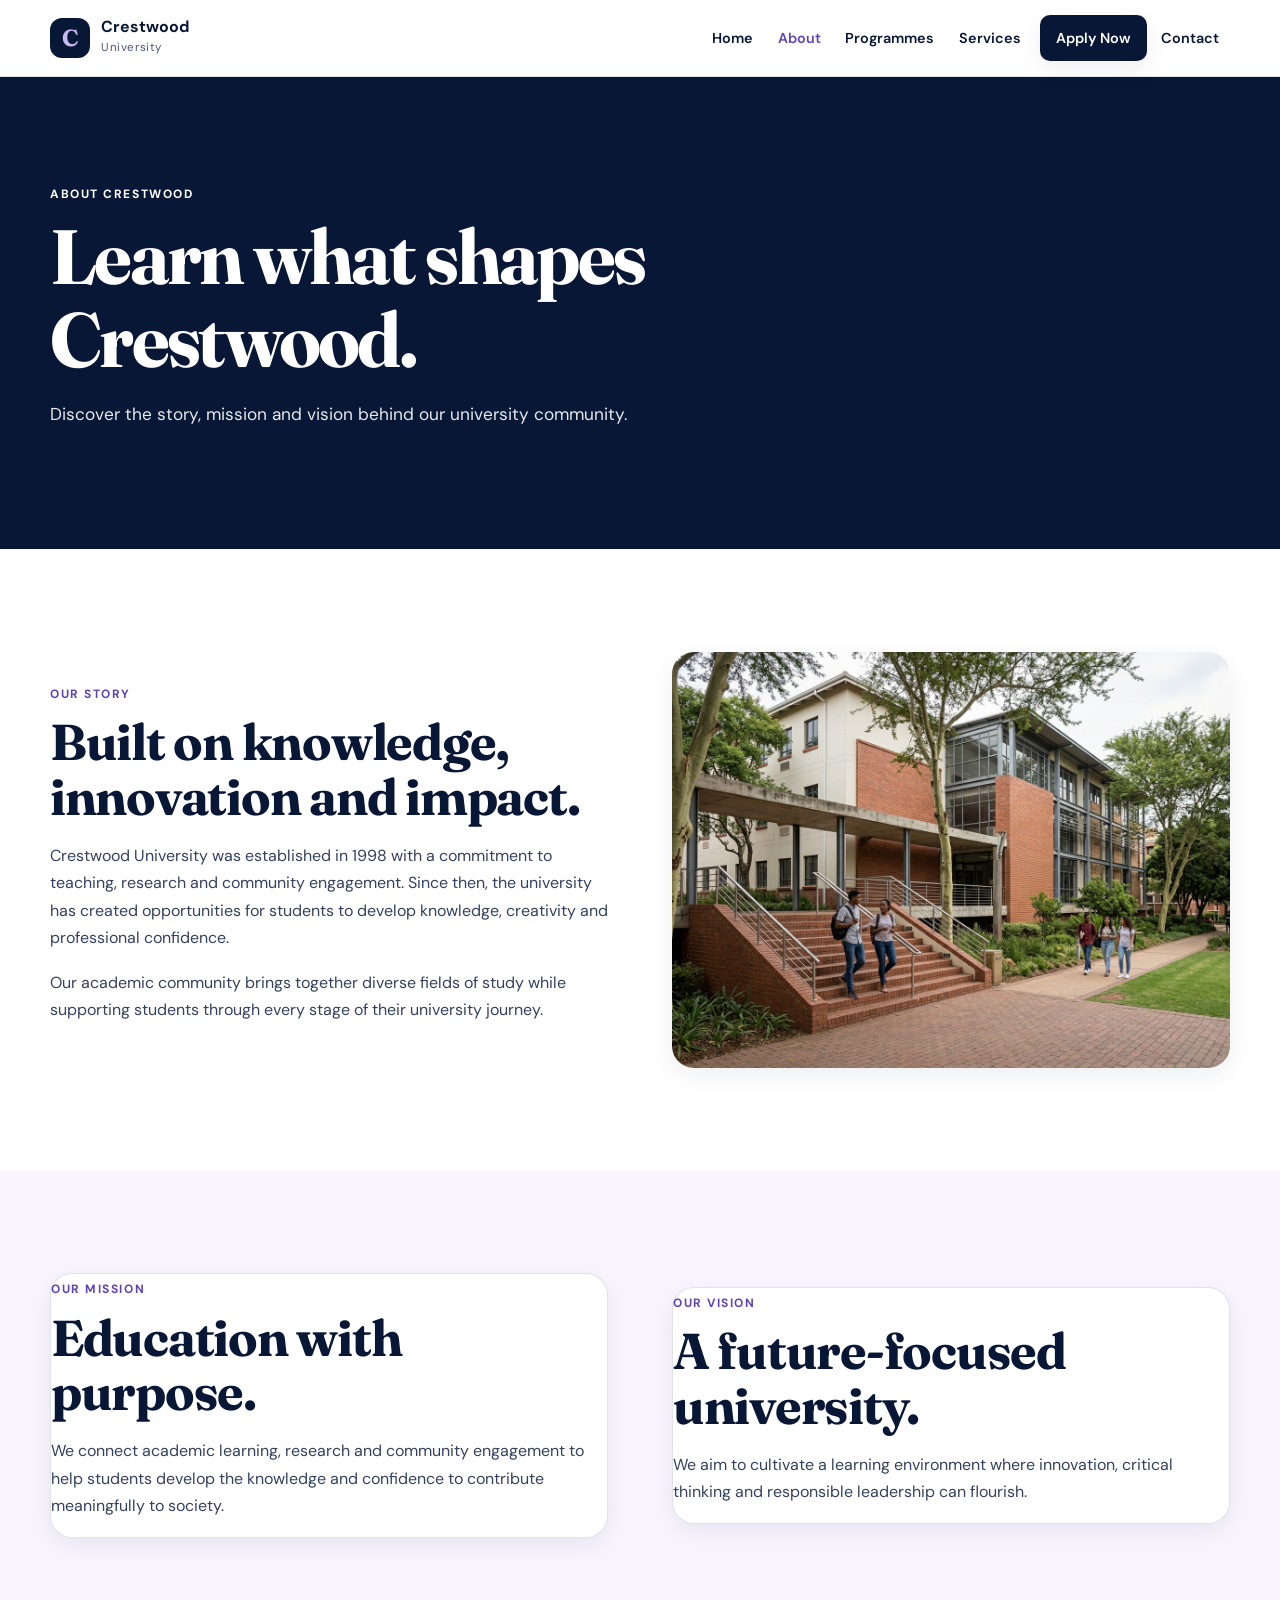
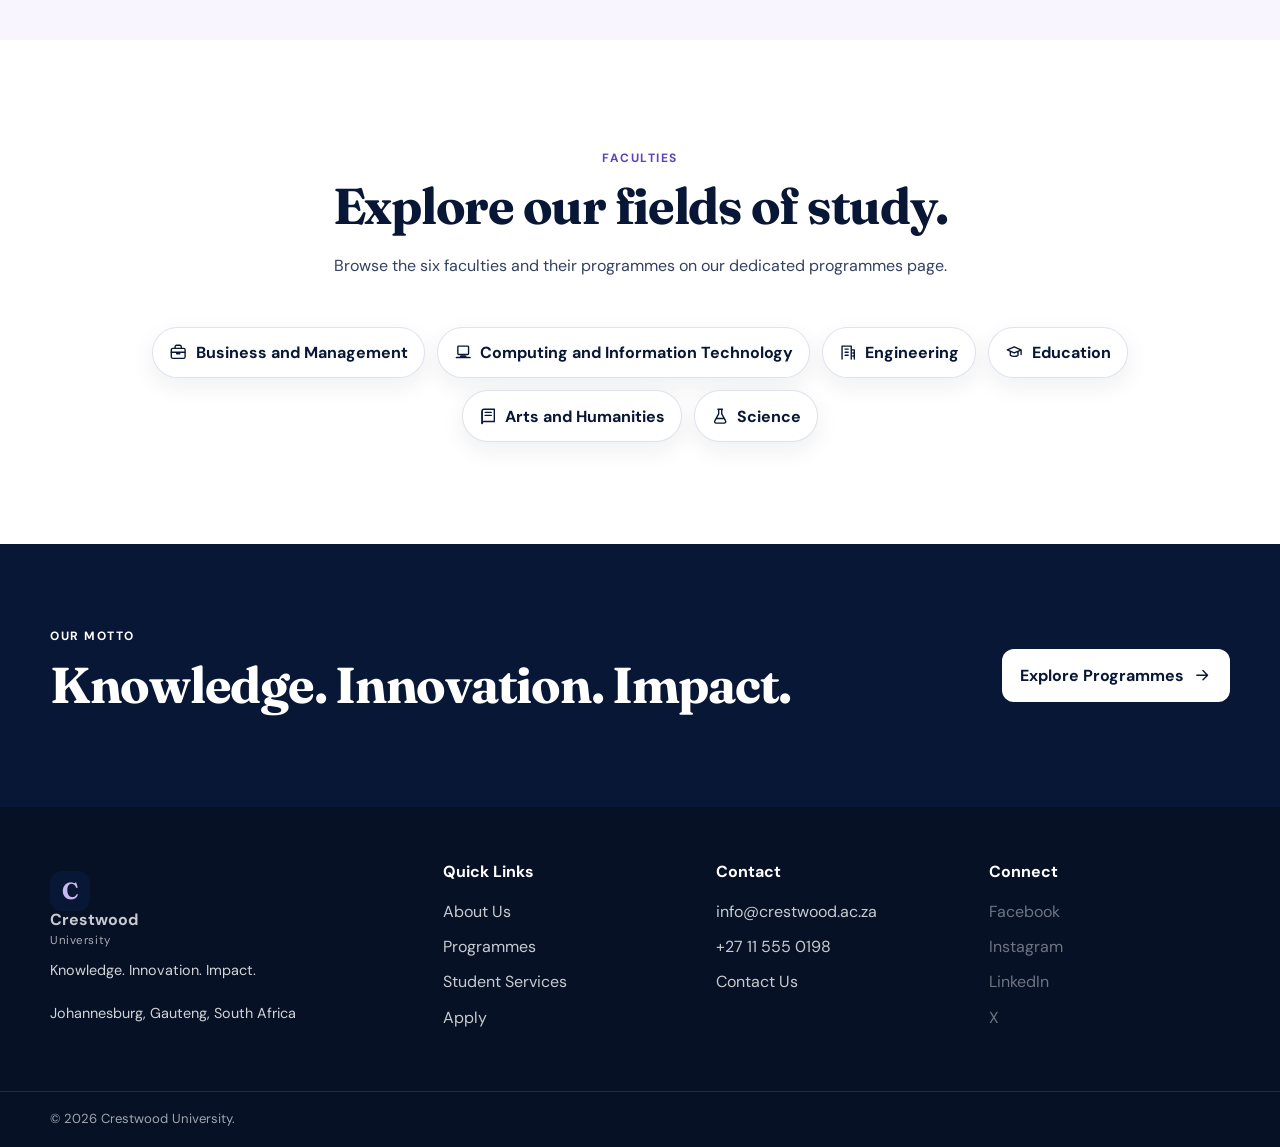
<file: about.html>
<!DOCTYPE html>
<html lang="en"><head><meta charset="UTF-8"><meta name="viewport" content="width=device-width, initial-scale=1.0"><meta name="description" content="Learn about Crestwood University, its history, purpose, vision and faculties."><title>Crestwood University | About</title><link rel="stylesheet" href="style.css"><link rel="icon" href="favicon.svg" type="image/svg+xml"><link rel="apple-touch-icon" href="favicon.svg"></head><body>
<a class="skip-link" href="#main">Skip to main content</a>
<svg class="icon-sprite" aria-hidden="true" focusable="false">
<symbol id="icon-book" viewBox="0 0 24 24"><path d="M4 5.5A2.5 2.5 0 0 1 6.5 3H20v16H6.5A2.5 2.5 0 0 0 4 21.5z"/><path d="M4 5.5v16M8 7h8M8 11h8"/></symbol>
<symbol id="icon-building" viewBox="0 0 24 24"><path d="M4 21V4h12v17M16 9h4v12M8 8h4M8 12h4M8 16h4M18 13h2M18 17h2"/></symbol>
<symbol id="icon-flask" viewBox="0 0 24 24"><path d="M9 3h6M10 3v6l-5 9a2 2 0 0 0 1.8 3h10.4A2 2 0 0 0 19 18l-5-9V3M8 15h8"/></symbol>
<symbol id="icon-laptop" viewBox="0 0 24 24"><rect x="5" y="4" width="14" height="11" rx="1"/><path d="M3 19h18M8 19l1-2h6l1 2"/></symbol>
<symbol id="icon-heart" viewBox="0 0 24 24"><path d="M20.8 8.8c0 5.5-8.8 10.2-8.8 10.2S3.2 14.3 3.2 8.8A4.8 4.8 0 0 1 12 6a4.8 4.8 0 0 1 8.8 2.8z"/></symbol>
<symbol id="icon-briefcase" viewBox="0 0 24 24"><rect x="3" y="7" width="18" height="13" rx="2"/><path d="M8 7V5a2 2 0 0 1 2-2h4a2 2 0 0 1 2 2v2M3 12h18M10 12v2h4v-2"/></symbol>
<symbol id="icon-home" viewBox="0 0 24 24"><path d="m3 11 9-8 9 8M5 10v10h14V10M9 20v-6h6v6"/></symbol>
<symbol id="icon-wallet" viewBox="0 0 24 24"><path d="M4 6h15a2 2 0 0 1 2 2v11H4a2 2 0 0 1-2-2V5a2 2 0 0 1 2-2h14v3"/><path d="M16 13h5"/></symbol>
<symbol id="icon-trophy" viewBox="0 0 24 24"><path d="M8 4h8v4a4 4 0 0 1-8 0zM8 6H4v2a4 4 0 0 0 4 4M16 6h4v2a4 4 0 0 1-4 4M12 12v5M8 21h8M9 17h6"/></symbol>
<symbol id="icon-graduation" viewBox="0 0 24 24"><path d="m3 9 9-4 9 4-9 4zM7 11v5c2 2 8 2 10 0v-5M21 9v6"/></symbol>
<symbol id="icon-location" viewBox="0 0 24 24"><path d="M20 10c0 5-8 11-8 11S4 15 4 10a8 8 0 1 1 16 0z"/><circle cx="12" cy="10" r="2.5"/></symbol>
<symbol id="icon-phone" viewBox="0 0 24 24"><path d="M6 3h3l2 5-2 1.5a15 15 0 0 0 5.5 5.5L16 13l5 2v3c0 1.1-.9 2-2 2C10.7 20 4 13.3 4 5a2 2 0 0 1 2-2z"/></symbol>
<symbol id="icon-mail" viewBox="0 0 24 24"><rect x="3" y="5" width="18" height="14" rx="2"/><path d="m4 7 8 6 8-6"/></symbol>
<symbol id="icon-clock" viewBox="0 0 24 24"><circle cx="12" cy="12" r="9"/><path d="M12 7v5l3 2"/></symbol>
<symbol id="icon-calendar" viewBox="0 0 24 24"><rect x="3" y="5" width="18" height="16" rx="2"/><path d="M7 3v4M17 3v4M3 10h18"/></symbol>
<symbol id="icon-user" viewBox="0 0 24 24"><circle cx="12" cy="8" r="4"/><path d="M4 21a8 8 0 0 1 16 0"/></symbol>
<symbol id="icon-check" viewBox="0 0 24 24"><circle cx="12" cy="12" r="9"/><path d="m8 12 3 3 5-6"/></symbol>
<symbol id="icon-send" viewBox="0 0 24 24"><path d="m21 3-7 18-4-8-8-4zM10 13l11-10"/></symbol>
<symbol id="icon-arrow" viewBox="0 0 24 24"><path d="M5 12h14M13 6l6 6-6 6"/></symbol>
<symbol id="icon-menu" viewBox="0 0 24 24"><path d="M4 7h16M4 12h16M4 17h16"/></symbol>
<symbol id="icon-close" viewBox="0 0 24 24"><path d="M6 6l12 12M18 6 6 18"/></symbol>
</svg><header class="site-header"><div class="container nav-container">
<a href="index.html" class="logo"><span class="logo-mark">C</span><span><strong>Crestwood</strong><small>University</small></span></a>
<button class="menu-toggle" type="button" aria-expanded="false" aria-controls="main-navigation"><span class="sr-only">Open menu</span><svg class="ui-icon" aria-hidden="true"><use href="#icon-menu"></use></svg></button>
<nav class="main-nav" id="main-navigation" aria-label="Main navigation">
<a href="index.html">Home</a><a href="about.html" class="active" aria-current="page">About</a><a href="programmes.html">Programmes</a><a href="services.html">Services</a><a href="application.html" class="nav-cta">Apply Now</a><a href="contact.html">Contact</a>
</nav></div></header><main id="main">
<section class="page-hero"><div class="container"><span class="eyebrow">ABOUT CRESTWOOD</span><h1>Learn what shapes Crestwood.</h1><p>Discover the story, mission and vision behind our university community.</p></div></section>
<section class="section-padding"><div class="container two-column"><div><span class="eyebrow purple-text">OUR STORY</span><h2>Built on knowledge, innovation and impact.</h2><p>Crestwood University was established in 1998 with a commitment to teaching, research and community engagement. Since then, the university has created opportunities for students to develop knowledge, creativity and professional confidence.</p><p>Our academic community brings together diverse fields of study while supporting students through every stage of their university journey.</p></div><div class="rounded-image"><img src="media/about-campus.png" alt="Crestwood University campus building and landscaped grounds" loading="lazy" width="1200" height="800"></div></div></section>
<section class="section-padding soft-section"><div class="container two-column"><div class="glass-card"><span class="eyebrow purple-text">OUR MISSION</span><h2>Education with purpose.</h2><p>We connect academic learning, research and community engagement to help students develop the knowledge and confidence to contribute meaningfully to society.</p></div><div class="glass-card"><span class="eyebrow purple-text">OUR VISION</span><h2>A future-focused university.</h2><p>We aim to cultivate a learning environment where innovation, critical thinking and responsible leadership can flourish.</p></div></div></section>
<section class="section-padding"><div class="container"><div class="section-heading"><span class="eyebrow purple-text">FACULTIES</span><h2>Explore our fields of study.</h2><p>Browse the six faculties and their programmes on our dedicated programmes page.</p></div><div class="faculty-chips"><a href="programmes.html#business"><svg class="ui-icon" aria-hidden="true"><use href="#icon-briefcase"></use></svg>Business and Management</a><a href="programmes.html#computing"><svg class="ui-icon" aria-hidden="true"><use href="#icon-laptop"></use></svg>Computing and Information Technology</a><a href="programmes.html#engineering"><svg class="ui-icon" aria-hidden="true"><use href="#icon-building"></use></svg>Engineering</a><a href="programmes.html#education"><svg class="ui-icon" aria-hidden="true"><use href="#icon-graduation"></use></svg>Education</a><a href="programmes.html#arts"><svg class="ui-icon" aria-hidden="true"><use href="#icon-book"></use></svg>Arts and Humanities</a><a href="programmes.html#science"><svg class="ui-icon" aria-hidden="true"><use href="#icon-flask"></use></svg>Science</a></div></div></section>
<section class="cta-section"><div class="container cta-content"><div><span class="eyebrow">OUR MOTTO</span><h2>Knowledge. Innovation. Impact.</h2></div><a href="programmes.html" class="button button-light">Explore Programmes <svg class="ui-icon" aria-hidden="true"><use href="#icon-arrow"></use></svg></a></div></section>
</main><footer class="site-footer">
<div class="container footer-grid">
<div><a href="index.html" class="logo footer-logo"><span class="logo-mark">C</span><span><strong>Crestwood</strong><small>University</small></span></a><p>Knowledge. Innovation. Impact.</p><p>Johannesburg, Gauteng, South Africa</p></div>
<div><h3>Quick Links</h3><a href="about.html">About Us</a><a href="programmes.html">Programmes</a><a href="services.html">Student Services</a><a href="application.html">Apply</a></div>
<div><h3>Contact</h3><a href="mailto:info@crestwood.ac.za">info@crestwood.ac.za</a><a href="tel:+27115550198">+27 11 555 0198</a><a href="contact.html">Contact Us</a></div>
<div><h3>Connect</h3><span class="footer-disabled-link" aria-disabled="true">Facebook</span><span class="footer-disabled-link" aria-disabled="true">Instagram</span><span class="footer-disabled-link" aria-disabled="true">LinkedIn</span><span class="footer-disabled-link" aria-disabled="true">X</span></div>
</div>
<div class="footer-bottom"><div class="container"><p>&copy; 2026 Crestwood University.</p></div></div></footer><script src="script.js"></script></body></html>
</file>
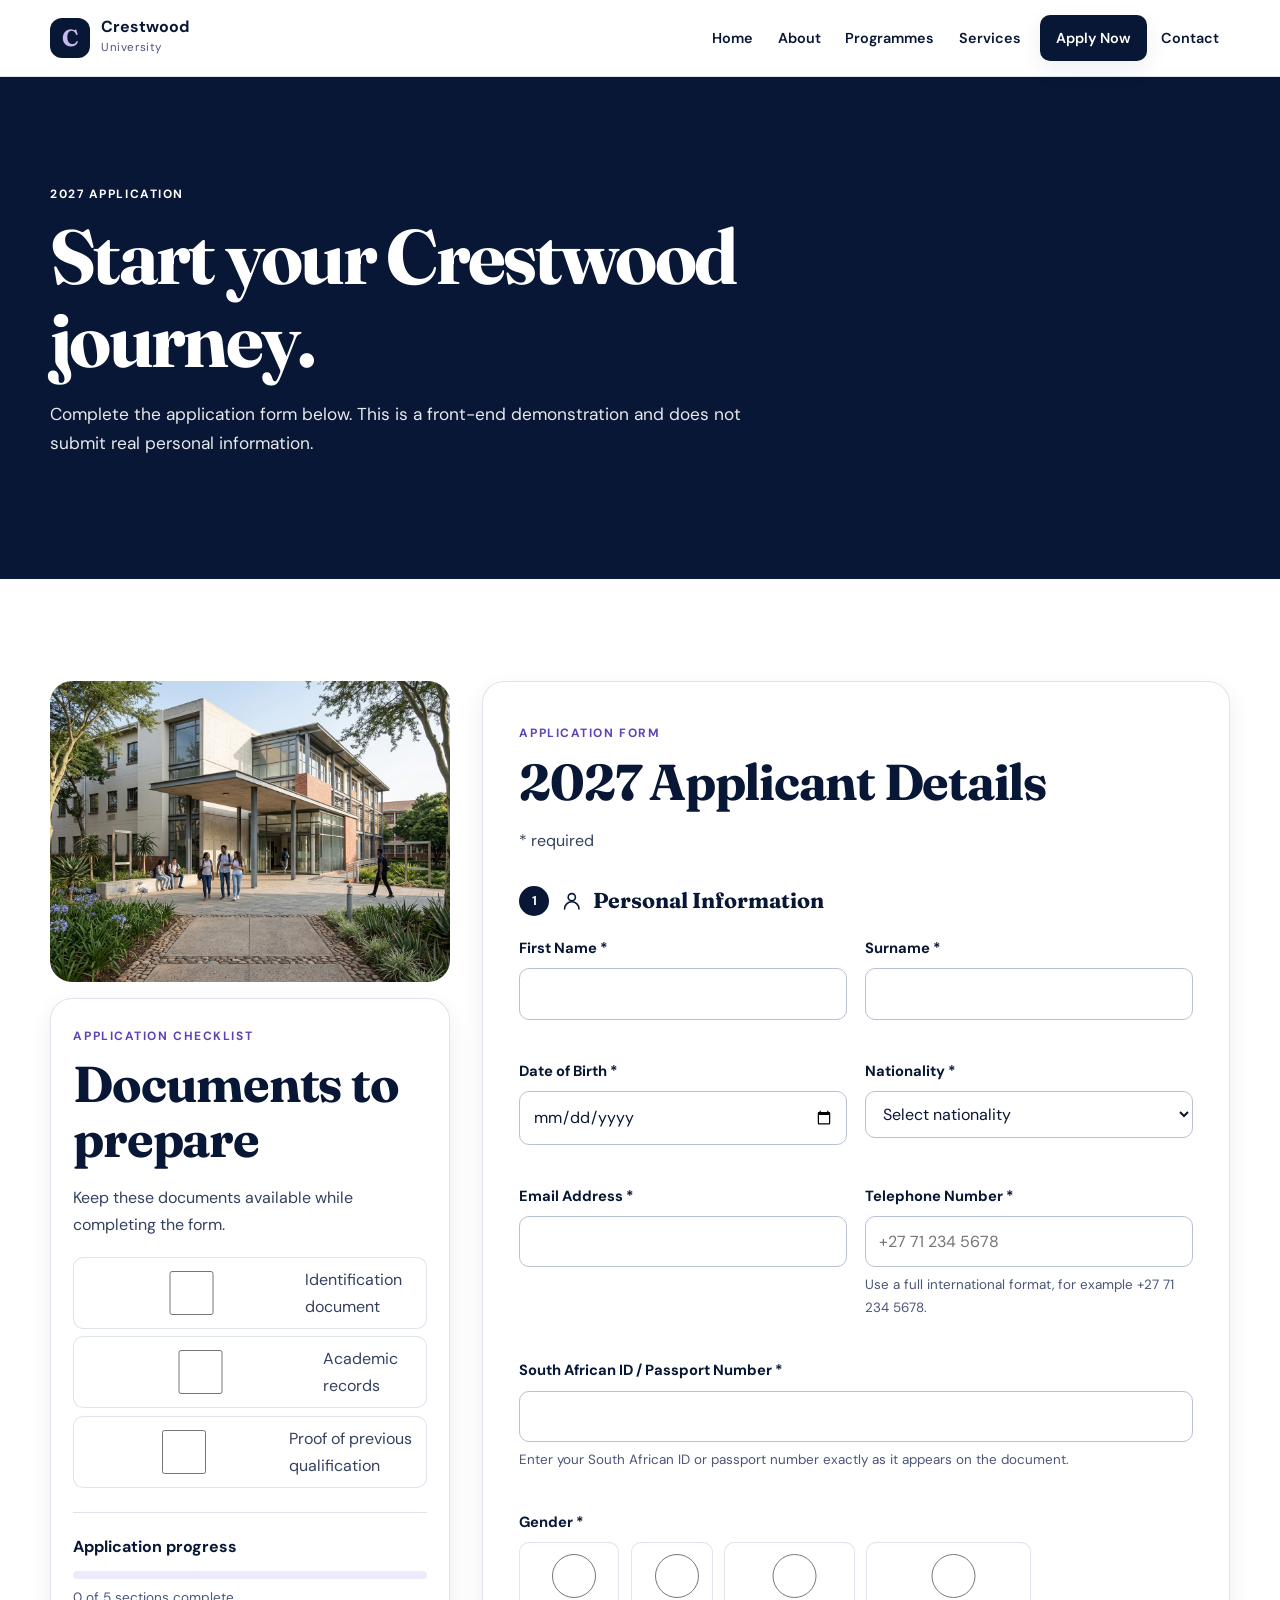
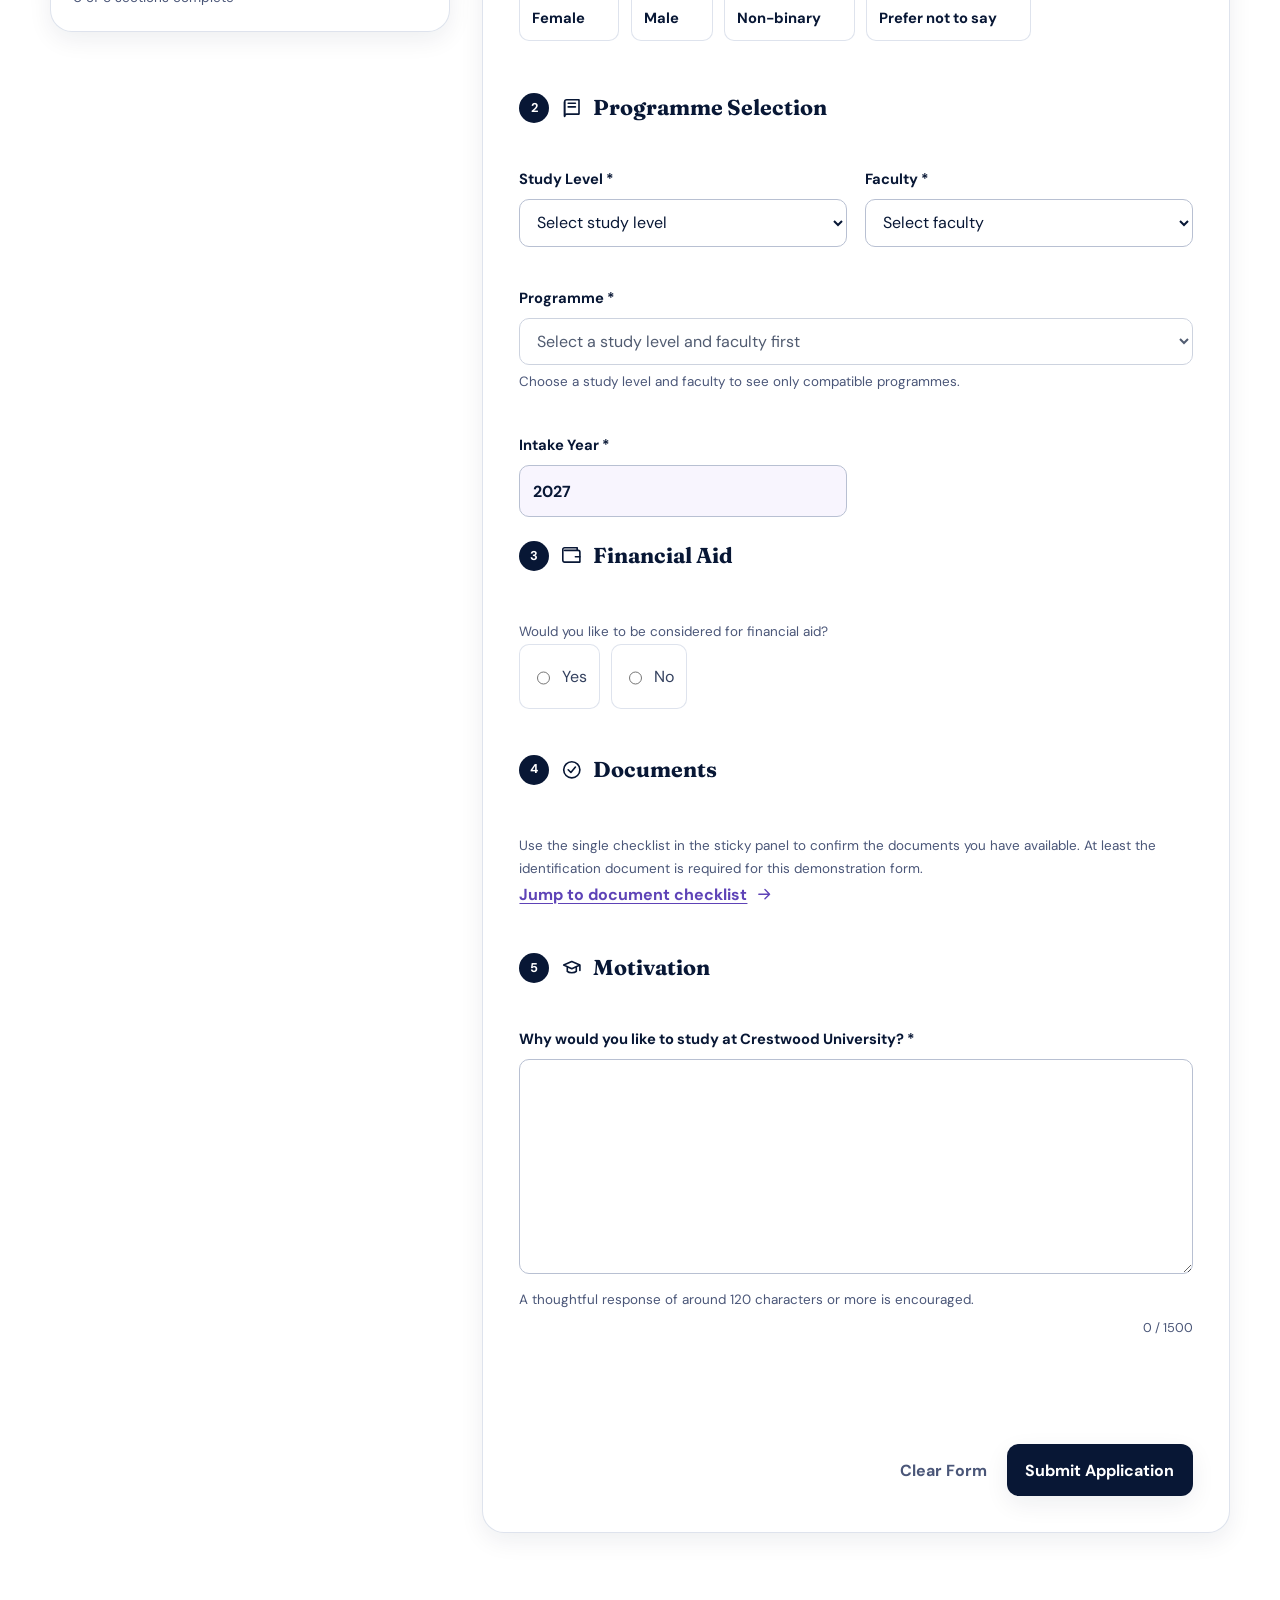
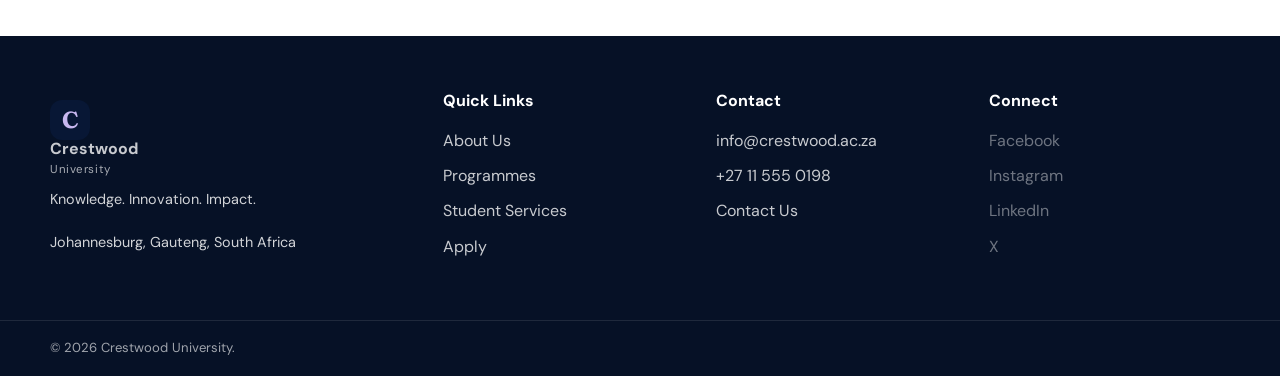
<file: application.html>
<!DOCTYPE html>
<html lang="en">
<head>
    <meta charset="UTF-8">
    <meta name="viewport" content="width=device-width, initial-scale=1.0">
    <meta name="description" content="Apply to Crestwood University for the 2027 academic intake.">
    <title>Crestwood University | Application</title>
    <link rel="stylesheet" href="style.css">
    <link rel="icon" href="favicon.svg" type="image/svg+xml">
    <link rel="apple-touch-icon" href="favicon.svg">
</head>
<body>
<a class="skip-link" href="#main">Skip to main content</a>
<svg class="icon-sprite" aria-hidden="true" focusable="false">
<symbol id="icon-book" viewBox="0 0 24 24"><path d="M4 5.5A2.5 2.5 0 0 1 6.5 3H20v16H6.5A2.5 2.5 0 0 0 4 21.5z"/><path d="M4 5.5v16M8 7h8M8 11h8"/></symbol>
<symbol id="icon-building" viewBox="0 0 24 24"><path d="M4 21V4h12v17M16 9h4v12M8 8h4M8 12h4M8 16h4M18 13h2M18 17h2"/></symbol>
<symbol id="icon-flask" viewBox="0 0 24 24"><path d="M9 3h6M10 3v6l-5 9a2 2 0 0 0 1.8 3h10.4A2 2 0 0 0 19 18l-5-9V3M8 15h8"/></symbol>
<symbol id="icon-laptop" viewBox="0 0 24 24"><rect x="5" y="4" width="14" height="11" rx="1"/><path d="M3 19h18M8 19l1-2h6l1 2"/></symbol>
<symbol id="icon-heart" viewBox="0 0 24 24"><path d="M20.8 8.8c0 5.5-8.8 10.2-8.8 10.2S3.2 14.3 3.2 8.8A4.8 4.8 0 0 1 12 6a4.8 4.8 0 0 1 8.8 2.8z"/></symbol>
<symbol id="icon-briefcase" viewBox="0 0 24 24"><rect x="3" y="7" width="18" height="13" rx="2"/><path d="M8 7V5a2 2 0 0 1 2-2h4a2 2 0 0 1 2 2v2M3 12h18M10 12v2h4v-2"/></symbol>
<symbol id="icon-home" viewBox="0 0 24 24"><path d="m3 11 9-8 9 8M5 10v10h14V10M9 20v-6h6v6"/></symbol>
<symbol id="icon-wallet" viewBox="0 0 24 24"><path d="M4 6h15a2 2 0 0 1 2 2v11H4a2 2 0 0 1-2-2V5a2 2 0 0 1 2-2h14v3"/><path d="M16 13h5"/></symbol>
<symbol id="icon-trophy" viewBox="0 0 24 24"><path d="M8 4h8v4a4 4 0 0 1-8 0zM8 6H4v2a4 4 0 0 0 4 4M16 6h4v2a4 4 0 0 1-4 4M12 12v5M8 21h8M9 17h6"/></symbol>
<symbol id="icon-graduation" viewBox="0 0 24 24"><path d="m3 9 9-4 9 4-9 4zM7 11v5c2 2 8 2 10 0v-5M21 9v6"/></symbol>
<symbol id="icon-location" viewBox="0 0 24 24"><path d="M20 10c0 5-8 11-8 11S4 15 4 10a8 8 0 1 1 16 0z"/><circle cx="12" cy="10" r="2.5"/></symbol>
<symbol id="icon-phone" viewBox="0 0 24 24"><path d="M6 3h3l2 5-2 1.5a15 15 0 0 0 5.5 5.5L16 13l5 2v3c0 1.1-.9 2-2 2C10.7 20 4 13.3 4 5a2 2 0 0 1 2-2z"/></symbol>
<symbol id="icon-mail" viewBox="0 0 24 24"><rect x="3" y="5" width="18" height="14" rx="2"/><path d="m4 7 8 6 8-6"/></symbol>
<symbol id="icon-clock" viewBox="0 0 24 24"><circle cx="12" cy="12" r="9"/><path d="M12 7v5l3 2"/></symbol>
<symbol id="icon-calendar" viewBox="0 0 24 24"><rect x="3" y="5" width="18" height="16" rx="2"/><path d="M7 3v4M17 3v4M3 10h18"/></symbol>
<symbol id="icon-user" viewBox="0 0 24 24"><circle cx="12" cy="8" r="4"/><path d="M4 21a8 8 0 0 1 16 0"/></symbol>
<symbol id="icon-check" viewBox="0 0 24 24"><circle cx="12" cy="12" r="9"/><path d="m8 12 3 3 5-6"/></symbol>
<symbol id="icon-send" viewBox="0 0 24 24"><path d="m21 3-7 18-4-8-8-4zM10 13l11-10"/></symbol>
<symbol id="icon-arrow" viewBox="0 0 24 24"><path d="M5 12h14M13 6l6 6-6 6"/></symbol>
<symbol id="icon-menu" viewBox="0 0 24 24"><path d="M4 7h16M4 12h16M4 17h16"/></symbol>
<symbol id="icon-close" viewBox="0 0 24 24"><path d="M6 6l12 12M18 6 6 18"/></symbol>
</svg>

<header class="site-header"><div class="container nav-container">
<a href="index.html" class="logo"><span class="logo-mark">C</span><span><strong>Crestwood</strong><small>University</small></span></a>
<button class="menu-toggle" type="button" aria-expanded="false" aria-controls="main-navigation"><span class="sr-only">Open menu</span><svg class="ui-icon" aria-hidden="true"><use href="#icon-menu"></use></svg></button>
<nav class="main-nav" id="main-navigation" aria-label="Main navigation">
<a href="index.html">Home</a><a href="about.html">About</a><a href="programmes.html">Programmes</a><a href="services.html">Services</a><a href="application.html" class="nav-cta active" aria-current="page">Apply Now</a><a href="contact.html">Contact</a>
</nav></div></header>

<main id="main">
<section class="page-hero"><div class="container"><span class="eyebrow">2027 APPLICATION</span><h1>Start your Crestwood journey.</h1><p>Complete the application form below. This is a front-end demonstration and does not submit real personal information.</p></div></section>
<section class="section-padding"><div class="container application-layout">
<aside class="application-sidebar">
<img src="media/application-campus.png" alt="Contemporary university campus entrance with students arriving" loading="lazy" width="1200" height="800">
<div class="glass-card sticky-panel">
<span class="eyebrow purple-text">APPLICATION CHECKLIST</span>
<h2>Documents to prepare</h2>
<p>Keep these documents available while completing the form.</p>
<div class="checkbox-group sidebar-checklist">
<label><input type="checkbox" form="applicationForm" name="documents" value="identity" required>Identification document</label>
<label><input type="checkbox" form="applicationForm" name="documents" value="academic">Academic records</label>
<label><input type="checkbox" form="applicationForm" name="documents" value="proof">Proof of previous qualification</label>
</div>
<div class="progress-panel"><strong>Application progress</strong><div class="progress-track"><span id="applicationProgressBar"></span></div><p id="applicationProgressText">0 of 5 sections complete</p></div>
</div></aside>
<div class="form-card">
<div class="section-heading left-heading"><span class="eyebrow purple-text">APPLICATION FORM</span><h2>2027 Applicant Details</h2><p><span aria-hidden="true">*</span> required</p></div>
<div id="applicationErrorSummary" class="error-summary" role="alert" tabindex="-1" hidden><strong>Please check the following:</strong><ul></ul></div>
<form id="applicationForm" novalidate>
<fieldset data-section="1" id="section-personal"><legend><span class="section-number">1</span><span class="icon-heading"><svg class="ui-icon" aria-hidden="true"><use href="#icon-user"></use></svg>Personal Information</span></legend>
<div class="form-grid">
<div class="form-group"><label for="firstName">First Name <span aria-hidden="true">*</span></label><input type="text" id="firstName" name="firstName" autocomplete="given-name" required aria-describedby="firstNameError"><span class="error-message" id="firstNameError"></span></div>
<div class="form-group"><label for="surname">Surname <span aria-hidden="true">*</span></label><input type="text" id="surname" name="surname" autocomplete="family-name" required aria-describedby="surnameError"><span class="error-message" id="surnameError"></span></div>
<div class="form-group"><label for="dob">Date of Birth <span aria-hidden="true">*</span></label><input type="date" id="dob" name="dob" autocomplete="bday" required aria-describedby="dobError"><span class="error-message" id="dobError"></span></div>
<div class="form-group"><label for="nationality">Nationality <span aria-hidden="true">*</span></label><select id="nationality" name="nationality" autocomplete="country-name" required aria-describedby="nationalityError"><option value="">Select nationality</option><option value="South African">South African</option><option value="Zimbabwean">Zimbabwean</option><option value="Botswanan">Botswanan</option><option value="Namibian">Namibian</option><option value="Mozambican">Mozambican</option><option value="Zambian">Zambian</option><option value="Other">Other</option></select><span class="error-message" id="nationalityError"></span></div>
<div class="form-group"><label for="email">Email Address <span aria-hidden="true">*</span></label><input type="email" id="email" name="email" autocomplete="email" inputmode="email" required aria-describedby="emailError"><span class="error-message" id="emailError"></span></div>
<div class="form-group"><label for="telephone">Telephone Number <span aria-hidden="true">*</span></label><input type="tel" id="telephone" name="telephone" autocomplete="tel" inputmode="tel" placeholder="+27 71 234 5678" required aria-describedby="telephoneError"><small class="helper-text">Use a full international format, for example +27 71 234 5678.</small><span class="error-message" id="telephoneError"></span></div>
<div class="form-group full-width"><label for="identity">South African ID / Passport Number <span aria-hidden="true">*</span></label><input type="text" id="identity" name="identity" autocomplete="off" inputmode="text" required aria-describedby="identityHelp identityError"><small id="identityHelp" class="helper-text">Enter your South African ID or passport number exactly as it appears on the document.</small><span class="error-message" id="identityError"></span></div>
<div class="form-group full-width"><span class="field-label">Gender <span aria-hidden="true">*</span></span><div class="radio-group" role="radiogroup" aria-describedby="genderError"><label><input type="radio" name="gender" value="Female" required>Female</label><label><input type="radio" name="gender" value="Male">Male</label><label><input type="radio" name="gender" value="Non-binary">Non-binary</label><label><input type="radio" name="gender" value="Prefer not to say">Prefer not to say</label></div><span class="error-message" id="genderError"></span></div>
</div></fieldset>
<fieldset data-section="2" id="section-programme"><legend><span class="section-number">2</span><span class="icon-heading"><svg class="ui-icon" aria-hidden="true"><use href="#icon-book"></use></svg>Programme Selection</span></legend>
<div class="form-grid">
<div class="form-group"><label for="studyLevel">Study Level <span aria-hidden="true">*</span></label><select id="studyLevel" name="studyLevel" required aria-describedby="studyLevelError"><option value="">Select study level</option><option value="Undergraduate">Undergraduate</option><option value="Honours">Honours</option><option value="Master's">Master's</option><option value="PhD">PhD</option></select><span class="error-message" id="studyLevelError"></span></div>
<div class="form-group"><label for="faculty">Faculty <span aria-hidden="true">*</span></label><select id="faculty" name="faculty" required aria-describedby="facultyError"><option value="">Select faculty</option><option value="business">Faculty of Business and Management</option><option value="computing">Faculty of Computing and Information Technology</option><option value="engineering">Faculty of Engineering</option><option value="education">Faculty of Education</option><option value="arts">Faculty of Arts and Humanities</option><option value="science">Faculty of Science</option></select><span class="error-message" id="facultyError"></span></div>
<div class="form-group full-width"><label for="programme">Programme <span aria-hidden="true">*</span></label><select id="programme" name="programme" required disabled aria-describedby="programmeHelp programmeError"><option value="">Select a study level and faculty first</option></select><small id="programmeHelp" class="helper-text">Choose a study level and faculty to see only compatible programmes.</small><span class="error-message" id="programmeError"></span></div>
<div class="form-group"><label for="intake">Intake Year <span aria-hidden="true">*</span></label><input type="text" id="intake" name="intake" value="2027" readonly aria-readonly="true"></div>
</div></fieldset>
<fieldset data-section="3" id="section-aid"><legend><span class="section-number">3</span><span class="icon-heading"><svg class="ui-icon" aria-hidden="true"><use href="#icon-wallet"></use></svg>Financial Aid</span></legend>
<p class="field-description">Would you like to be considered for financial aid?</p><div class="radio-group" role="radiogroup" aria-describedby="financialAidError"><label><input type="radio" name="financialAid" value="Yes" required>Yes</label><label><input type="radio" name="financialAid" value="No">No</label></div><span class="error-message" id="financialAidError"></span>
</fieldset>
<fieldset data-section="4" id="section-documents"><legend><span class="section-number">4</span><span class="icon-heading"><svg class="ui-icon" aria-hidden="true"><use href="#icon-check"></use></svg>Documents</span></legend><p class="field-description">Use the single checklist in the sticky panel to confirm the documents you have available. At least the identification document is required for this demonstration form.</p><a class="text-link" href="#document-checklist">Jump to document checklist <svg class="ui-icon" aria-hidden="true"><use href="#icon-arrow"></use></svg></a><span class="error-message" id="documentsError"></span></fieldset>
<fieldset data-section="5" id="section-motivation"><legend><span class="section-number">5</span><span class="icon-heading"><svg class="ui-icon" aria-hidden="true"><use href="#icon-graduation"></use></svg>Motivation</span></legend>
<div class="form-group"><label for="motivation">Why would you like to study at Crestwood University? <span aria-hidden="true">*</span></label><textarea id="motivation" name="motivation" rows="7" maxlength="1500" required aria-describedby="motivationHelp motivationCounter motivationError"></textarea><small id="motivationHelp" class="helper-text">A thoughtful response of around 120 characters or more is encouraged.</small><div id="motivationCounter" class="character-counter" aria-live="polite">0 / 1500</div><span class="error-message" id="motivationError"></span></div>
</fieldset>
<div id="applicationMessage" class="form-message" role="status" tabindex="-1"></div>
<div class="form-actions"><button type="reset" class="button button-text">Clear Form</button><button type="submit" class="button button-primary">Submit Application</button></div>
</form>
<div id="applicationSuccess" class="success-panel" role="status" tabindex="-1" hidden><span class="success-icon"><svg class="ui-icon" aria-hidden="true"><use href="#icon-check"></use></svg></span><span class="eyebrow purple-text">APPLICATION READY</span><h2>Application received for demonstration.</h2><p>Your reference number is <strong id="applicationReference"></strong>.</p><button type="button" id="copyReference" class="button button-secondary">Copy reference</button><button type="button" id="newApplication" class="button button-primary">Start a new application</button></div>
</div></div></section>
</main>

<footer class="site-footer">
<div class="container footer-grid">
<div><a href="index.html" class="logo footer-logo"><span class="logo-mark">C</span><span><strong>Crestwood</strong><small>University</small></span></a><p>Knowledge. Innovation. Impact.</p><p>Johannesburg, Gauteng, South Africa</p></div>
<div><h3>Quick Links</h3><a href="about.html">About Us</a><a href="programmes.html">Programmes</a><a href="services.html">Student Services</a><a href="application.html">Apply</a></div>
<div><h3>Contact</h3><a href="mailto:info@crestwood.ac.za">info@crestwood.ac.za</a><a href="tel:+27115550198">+27 11 555 0198</a><a href="contact.html">Contact Us</a></div>
<div><h3>Connect</h3><span class="footer-disabled-link" aria-disabled="true">Facebook</span><span class="footer-disabled-link" aria-disabled="true">Instagram</span><span class="footer-disabled-link" aria-disabled="true">LinkedIn</span><span class="footer-disabled-link" aria-disabled="true">X</span></div>
</div>
<div class="footer-bottom"><div class="container"><p>&copy; 2026 Crestwood University.</p></div></div></footer>

<script src="script.js"></script>
</body>
</html>
</file>
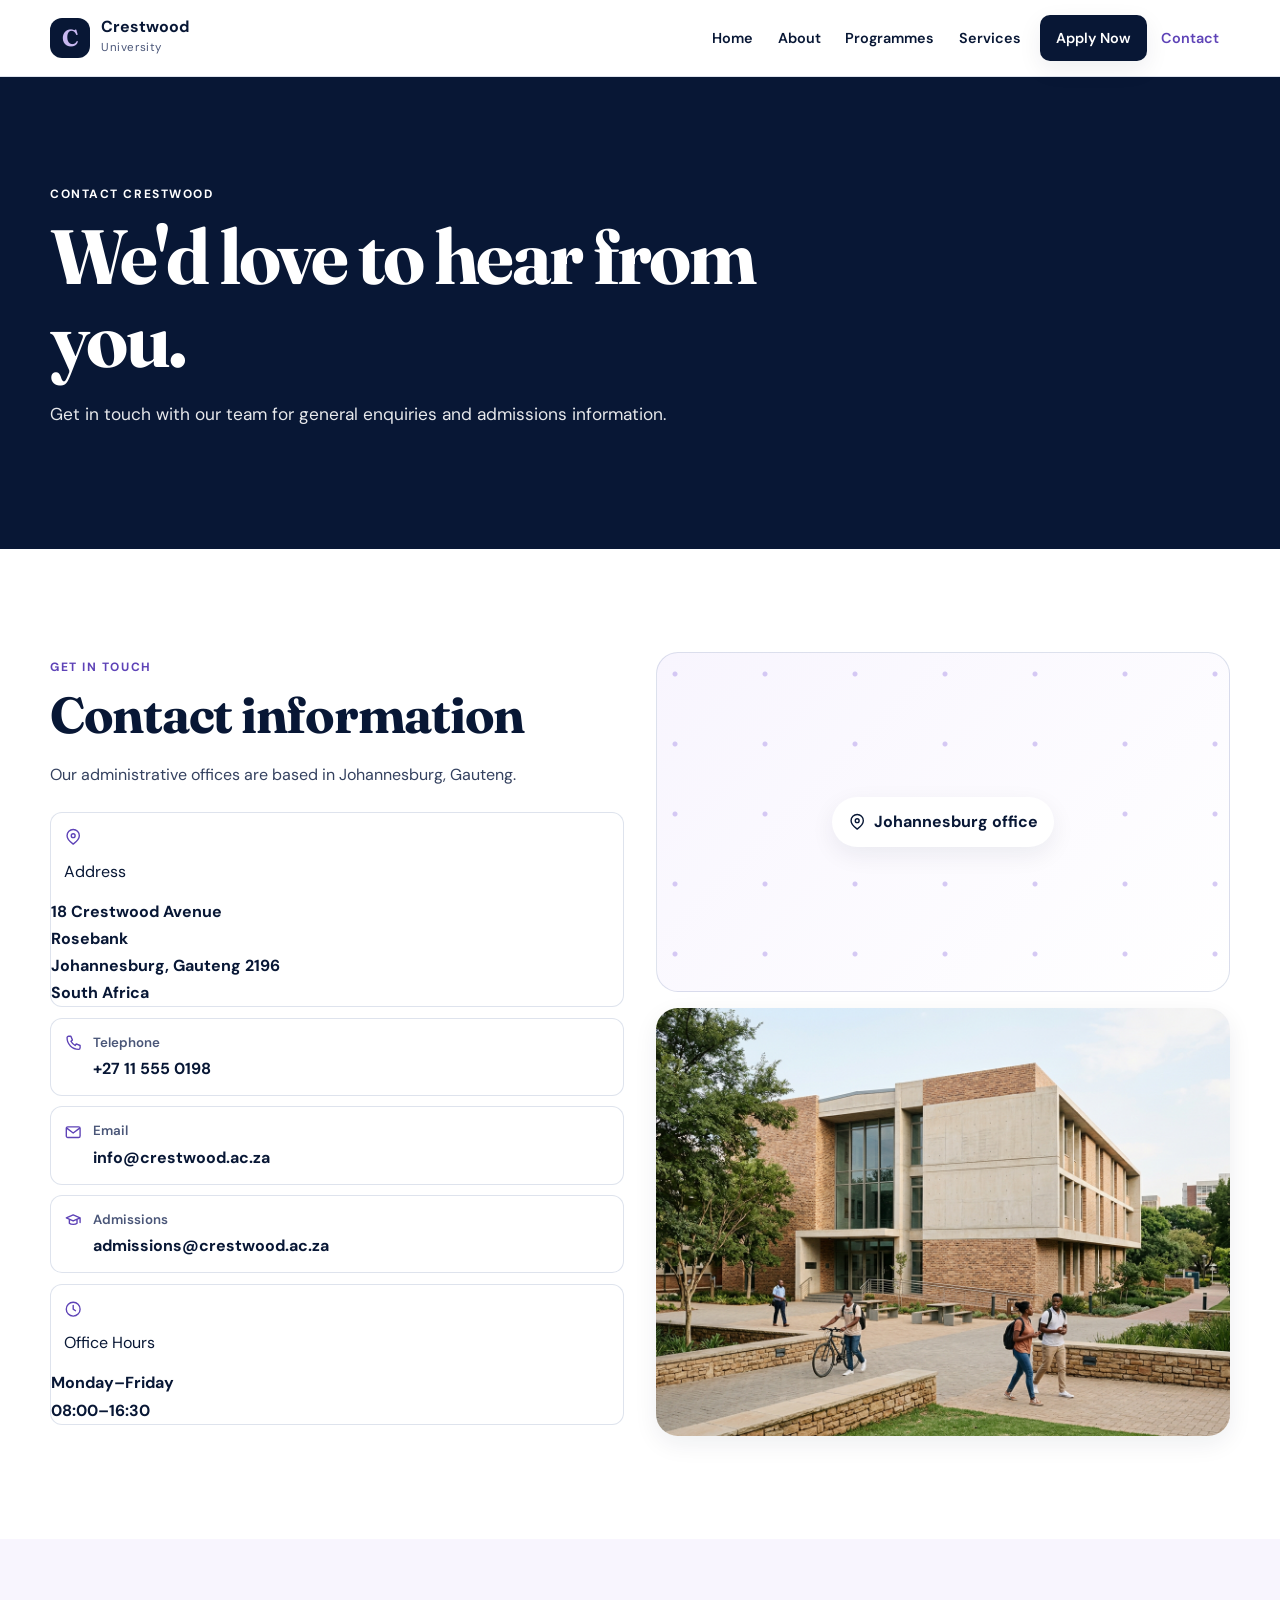
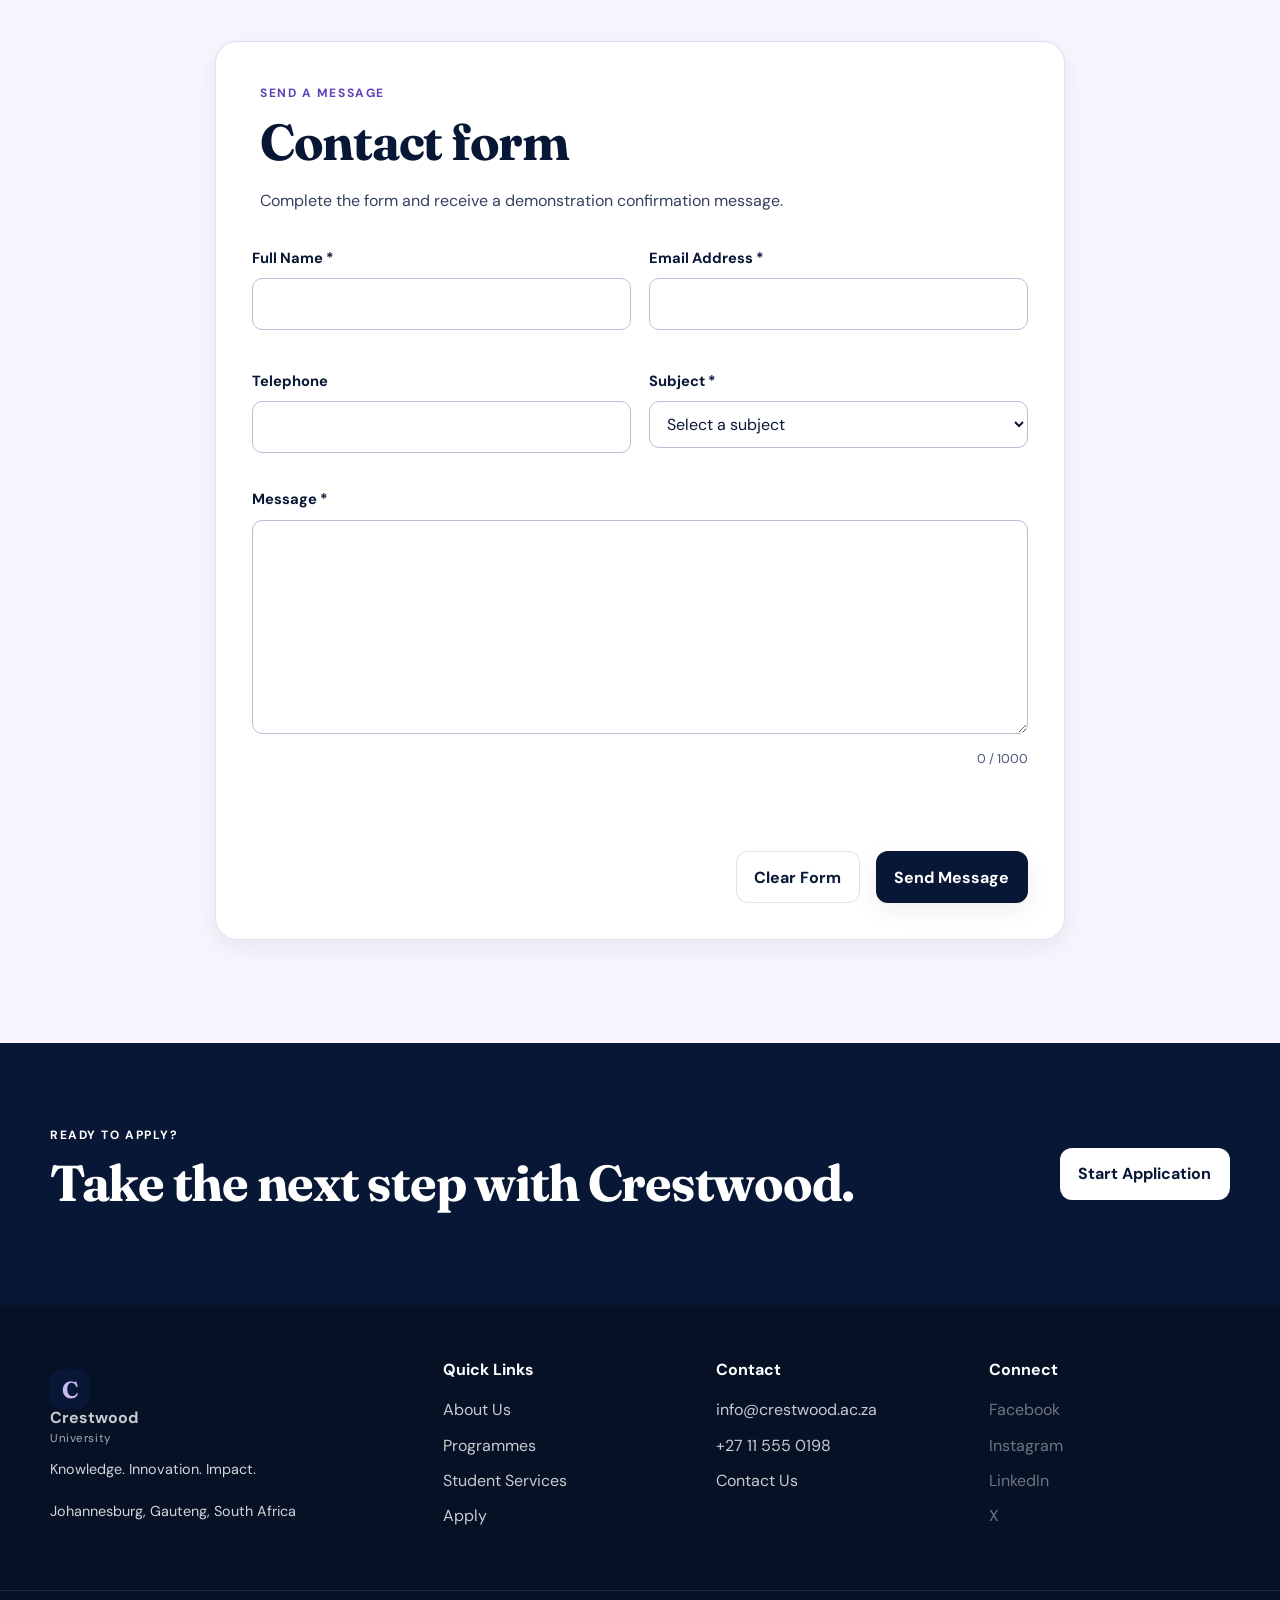
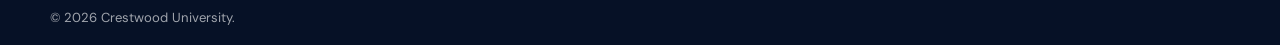
<file: contact.html>
<!DOCTYPE html>
<html lang="en">
<head>
    <meta charset="UTF-8">
    <meta name="viewport" content="width=device-width, initial-scale=1.0">
    <meta name="description" content="Contact Crestwood University in Johannesburg, South Africa.">
    <title>Crestwood University | Contact Us</title>
    <link rel="stylesheet" href="style.css">
    <link rel="icon" href="favicon.svg" type="image/svg+xml">
    <link rel="apple-touch-icon" href="favicon.svg">
</head>
<body>
<a class="skip-link" href="#main">Skip to main content</a>
<svg class="icon-sprite" aria-hidden="true" focusable="false">
<symbol id="icon-book" viewBox="0 0 24 24"><path d="M4 5.5A2.5 2.5 0 0 1 6.5 3H20v16H6.5A2.5 2.5 0 0 0 4 21.5z"/><path d="M4 5.5v16M8 7h8M8 11h8"/></symbol>
<symbol id="icon-building" viewBox="0 0 24 24"><path d="M4 21V4h12v17M16 9h4v12M8 8h4M8 12h4M8 16h4M18 13h2M18 17h2"/></symbol>
<symbol id="icon-flask" viewBox="0 0 24 24"><path d="M9 3h6M10 3v6l-5 9a2 2 0 0 0 1.8 3h10.4A2 2 0 0 0 19 18l-5-9V3M8 15h8"/></symbol>
<symbol id="icon-laptop" viewBox="0 0 24 24"><rect x="5" y="4" width="14" height="11" rx="1"/><path d="M3 19h18M8 19l1-2h6l1 2"/></symbol>
<symbol id="icon-heart" viewBox="0 0 24 24"><path d="M20.8 8.8c0 5.5-8.8 10.2-8.8 10.2S3.2 14.3 3.2 8.8A4.8 4.8 0 0 1 12 6a4.8 4.8 0 0 1 8.8 2.8z"/></symbol>
<symbol id="icon-briefcase" viewBox="0 0 24 24"><rect x="3" y="7" width="18" height="13" rx="2"/><path d="M8 7V5a2 2 0 0 1 2-2h4a2 2 0 0 1 2 2v2M3 12h18M10 12v2h4v-2"/></symbol>
<symbol id="icon-home" viewBox="0 0 24 24"><path d="m3 11 9-8 9 8M5 10v10h14V10M9 20v-6h6v6"/></symbol>
<symbol id="icon-wallet" viewBox="0 0 24 24"><path d="M4 6h15a2 2 0 0 1 2 2v11H4a2 2 0 0 1-2-2V5a2 2 0 0 1 2-2h14v3"/><path d="M16 13h5"/></symbol>
<symbol id="icon-trophy" viewBox="0 0 24 24"><path d="M8 4h8v4a4 4 0 0 1-8 0zM8 6H4v2a4 4 0 0 0 4 4M16 6h4v2a4 4 0 0 1-4 4M12 12v5M8 21h8M9 17h6"/></symbol>
<symbol id="icon-graduation" viewBox="0 0 24 24"><path d="m3 9 9-4 9 4-9 4zM7 11v5c2 2 8 2 10 0v-5M21 9v6"/></symbol>
<symbol id="icon-location" viewBox="0 0 24 24"><path d="M20 10c0 5-8 11-8 11S4 15 4 10a8 8 0 1 1 16 0z"/><circle cx="12" cy="10" r="2.5"/></symbol>
<symbol id="icon-phone" viewBox="0 0 24 24"><path d="M6 3h3l2 5-2 1.5a15 15 0 0 0 5.5 5.5L16 13l5 2v3c0 1.1-.9 2-2 2C10.7 20 4 13.3 4 5a2 2 0 0 1 2-2z"/></symbol>
<symbol id="icon-mail" viewBox="0 0 24 24"><rect x="3" y="5" width="18" height="14" rx="2"/><path d="m4 7 8 6 8-6"/></symbol>
<symbol id="icon-clock" viewBox="0 0 24 24"><circle cx="12" cy="12" r="9"/><path d="M12 7v5l3 2"/></symbol>
<symbol id="icon-calendar" viewBox="0 0 24 24"><rect x="3" y="5" width="18" height="16" rx="2"/><path d="M7 3v4M17 3v4M3 10h18"/></symbol>
<symbol id="icon-user" viewBox="0 0 24 24"><circle cx="12" cy="8" r="4"/><path d="M4 21a8 8 0 0 1 16 0"/></symbol>
<symbol id="icon-check" viewBox="0 0 24 24"><circle cx="12" cy="12" r="9"/><path d="m8 12 3 3 5-6"/></symbol>
<symbol id="icon-send" viewBox="0 0 24 24"><path d="m21 3-7 18-4-8-8-4zM10 13l11-10"/></symbol>
<symbol id="icon-arrow" viewBox="0 0 24 24"><path d="M5 12h14M13 6l6 6-6 6"/></symbol>
<symbol id="icon-menu" viewBox="0 0 24 24"><path d="M4 7h16M4 12h16M4 17h16"/></symbol>
<symbol id="icon-close" viewBox="0 0 24 24"><path d="M6 6l12 12M18 6 6 18"/></symbol>
</svg>

<header class="site-header"><div class="container nav-container">
<a href="index.html" class="logo"><span class="logo-mark">C</span><span><strong>Crestwood</strong><small>University</small></span></a>
<button class="menu-toggle" type="button" aria-expanded="false" aria-controls="main-navigation"><span class="sr-only">Open menu</span><svg class="ui-icon" aria-hidden="true"><use href="#icon-menu"></use></svg></button>
<nav class="main-nav" id="main-navigation" aria-label="Main navigation">
<a href="index.html">Home</a><a href="about.html">About</a><a href="programmes.html">Programmes</a><a href="services.html">Services</a><a href="application.html" class="nav-cta">Apply Now</a><a href="contact.html" class="active" aria-current="page">Contact</a>
</nav></div></header>

<main id="main">

    <section class="page-hero">
        <div class="container">
            <span class="eyebrow">CONTACT CRESTWOOD</span>
            <h1>We'd love to hear from you.</h1>
            <p>Get in touch with our team for general enquiries and admissions information.</p>
        </div>
    </section>

    <section class="section-padding">
<div class="container contact-grid">
<div>
<span class="eyebrow purple-text">GET IN TOUCH</span>
<h2>Contact information</h2>
<p>Our administrative offices are based in Johannesburg, Gauteng.</p>
<div class="contact-details">
<div class="contact-row"><span><svg class="ui-icon" aria-hidden="true"><use href="#icon-location"></use></svg>Address</span><strong>18 Crestwood Avenue<br>Rosebank<br>Johannesburg, Gauteng 2196<br>South Africa</strong></div>
<div class="contact-row"><a href="tel:+27115550198"><svg class="ui-icon" aria-hidden="true"><use href="#icon-phone"></use></svg><span><small>Telephone</small><strong>+27 11 555 0198</strong></span></a></div>
<div class="contact-row"><a href="mailto:info@crestwood.ac.za"><svg class="ui-icon" aria-hidden="true"><use href="#icon-mail"></use></svg><span><small>Email</small><strong>info@crestwood.ac.za</strong></span></a></div>
<div class="contact-row"><a href="mailto:admissions@crestwood.ac.za"><svg class="ui-icon" aria-hidden="true"><use href="#icon-graduation"></use></svg><span><small>Admissions</small><strong>admissions@crestwood.ac.za</strong></span></a></div>
<div class="contact-row"><span><svg class="ui-icon" aria-hidden="true"><use href="#icon-clock"></use></svg>Office Hours</span><strong>Monday–Friday<br>08:00–16:30</strong></div>
</div>
</div>
<div class="contact-map-column"><div class="contact-map-placeholder" role="img" aria-label="Decorative map placeholder for the Johannesburg office"><span><svg class="ui-icon" aria-hidden="true"><use href="#icon-location"></use></svg>Johannesburg office</span></div><div class="rounded-image"><img src="media/contact-campus.png" alt="Contemporary university building representing Crestwood University" loading="lazy" width="1200" height="800"></div></div>
</div>
</section>

    <section class="section-padding soft-section">
        <div class="container narrow-container">
            <div class="form-card">
                <div class="section-heading left-heading">
                    <span class="eyebrow purple-text">SEND A MESSAGE</span>
                    <h2>Contact form</h2>
                    <p>Complete the form and receive a demonstration confirmation message.</p>
                </div>

                <form id="contactForm" novalidate>

                    <div class="form-grid">

                        <div class="form-group">
                            <label for="contactName">Full Name *</label>
                            <input type="text" id="contactName" name="contactName" autocomplete="name" required>
                            <span class="error-message" id="contactNameError"></span>
                        </div>

                        <div class="form-group">
                            <label for="contactEmail">Email Address *</label>
                            <input type="email" id="contactEmail" name="contactEmail" autocomplete="email" inputmode="email" required>
                            <span class="error-message" id="contactEmailError"></span>
                        </div>

                        <div class="form-group">
                            <label for="contactTelephone">Telephone</label><input type="tel" id="contactTelephone" name="contactTelephone" inputmode="tel" autocomplete="tel">
                        </div>

                        <div class="form-group">
                            <label for="contactSubject">Subject <span aria-hidden="true">*</span></label><select id="contactSubject" name="contactSubject" required><option value="">Select a subject</option><option>General enquiry</option><option>Admissions</option><option>Student support</option><option>Accommodation</option><option>Financial aid</option><option>Other</option></select><span class="error-message" id="contactSubjectError"></span>
                        </div>

                        <div class="form-group full-width">
                            <label for="contactMessage">Message *</label>
                            <textarea id="contactMessage" name="contactMessage" rows="7" maxlength="1000" required aria-describedby="contactMessageCounter"></textarea><div id="contactMessageCounter" class="character-counter" aria-live="polite">0 / 1000</div>
                            <span class="error-message" id="contactMessageError"></span>
                        </div>

                    </div>

                    <div id="contactMessageStatus" class="form-message" role="alert"></div>

                    <div class="form-actions">
                        <button type="reset" class="button button-secondary">Clear Form</button>
                        <button type="submit" class="button button-primary">Send Message</button>
                    </div>

                </form>
            </div>
        </div>
    </section>

    <section class="cta-section">
        <div class="container cta-content">
            <div>
                <span class="eyebrow">READY TO APPLY?</span>
                <h2>Take the next step with Crestwood.</h2>
            </div>
            <a href="application.html" class="button button-light">Start Application</a>
        </div>
    </section>

</main>

<footer class="site-footer">
<div class="container footer-grid">
<div><a href="index.html" class="logo footer-logo"><span class="logo-mark">C</span><span><strong>Crestwood</strong><small>University</small></span></a><p>Knowledge. Innovation. Impact.</p><p>Johannesburg, Gauteng, South Africa</p></div>
<div><h3>Quick Links</h3><a href="about.html">About Us</a><a href="programmes.html">Programmes</a><a href="services.html">Student Services</a><a href="application.html">Apply</a></div>
<div><h3>Contact</h3><a href="mailto:info@crestwood.ac.za">info@crestwood.ac.za</a><a href="tel:+27115550198">+27 11 555 0198</a><a href="contact.html">Contact Us</a></div>
<div><h3>Connect</h3><span class="footer-disabled-link" aria-disabled="true">Facebook</span><span class="footer-disabled-link" aria-disabled="true">Instagram</span><span class="footer-disabled-link" aria-disabled="true">LinkedIn</span><span class="footer-disabled-link" aria-disabled="true">X</span></div>
</div>
<div class="footer-bottom"><div class="container"><p>&copy; 2026 Crestwood University.</p></div></div></footer>

<script src="script.js"></script>
</body>
</html>
</file>
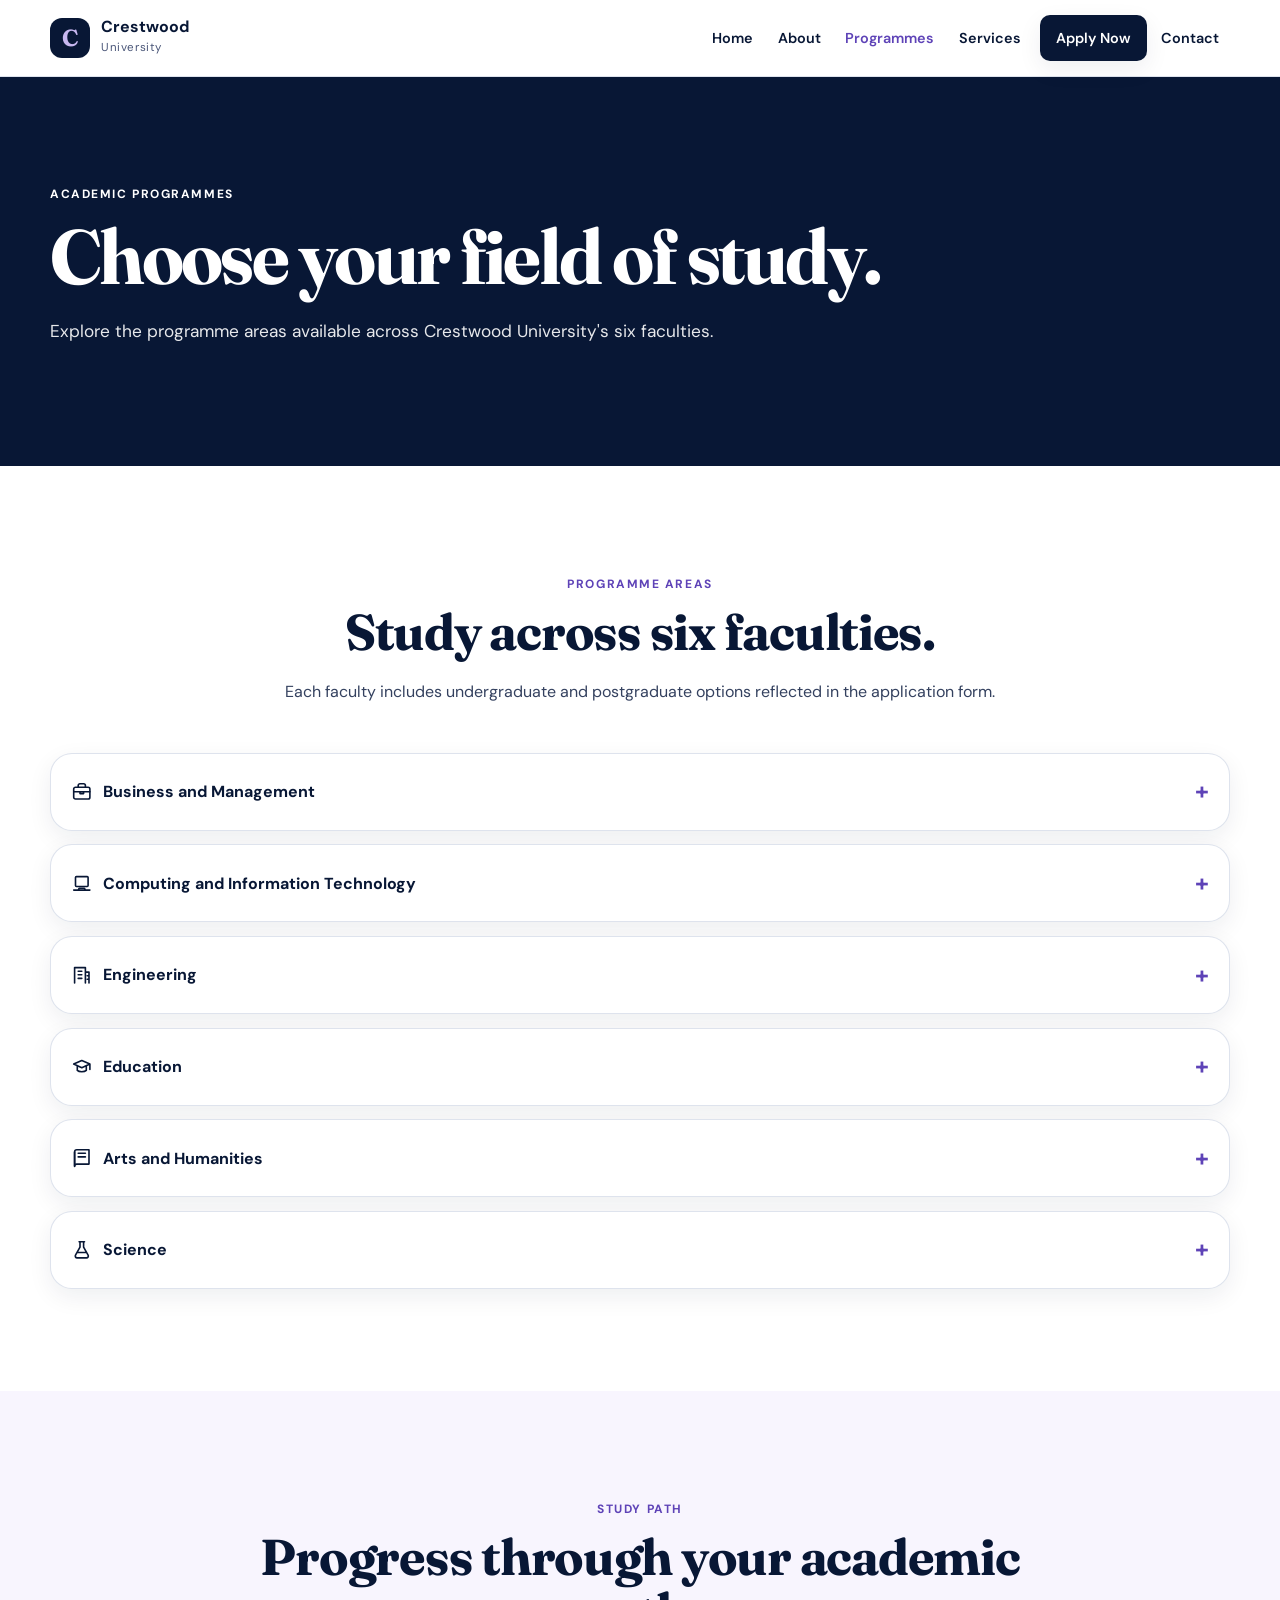
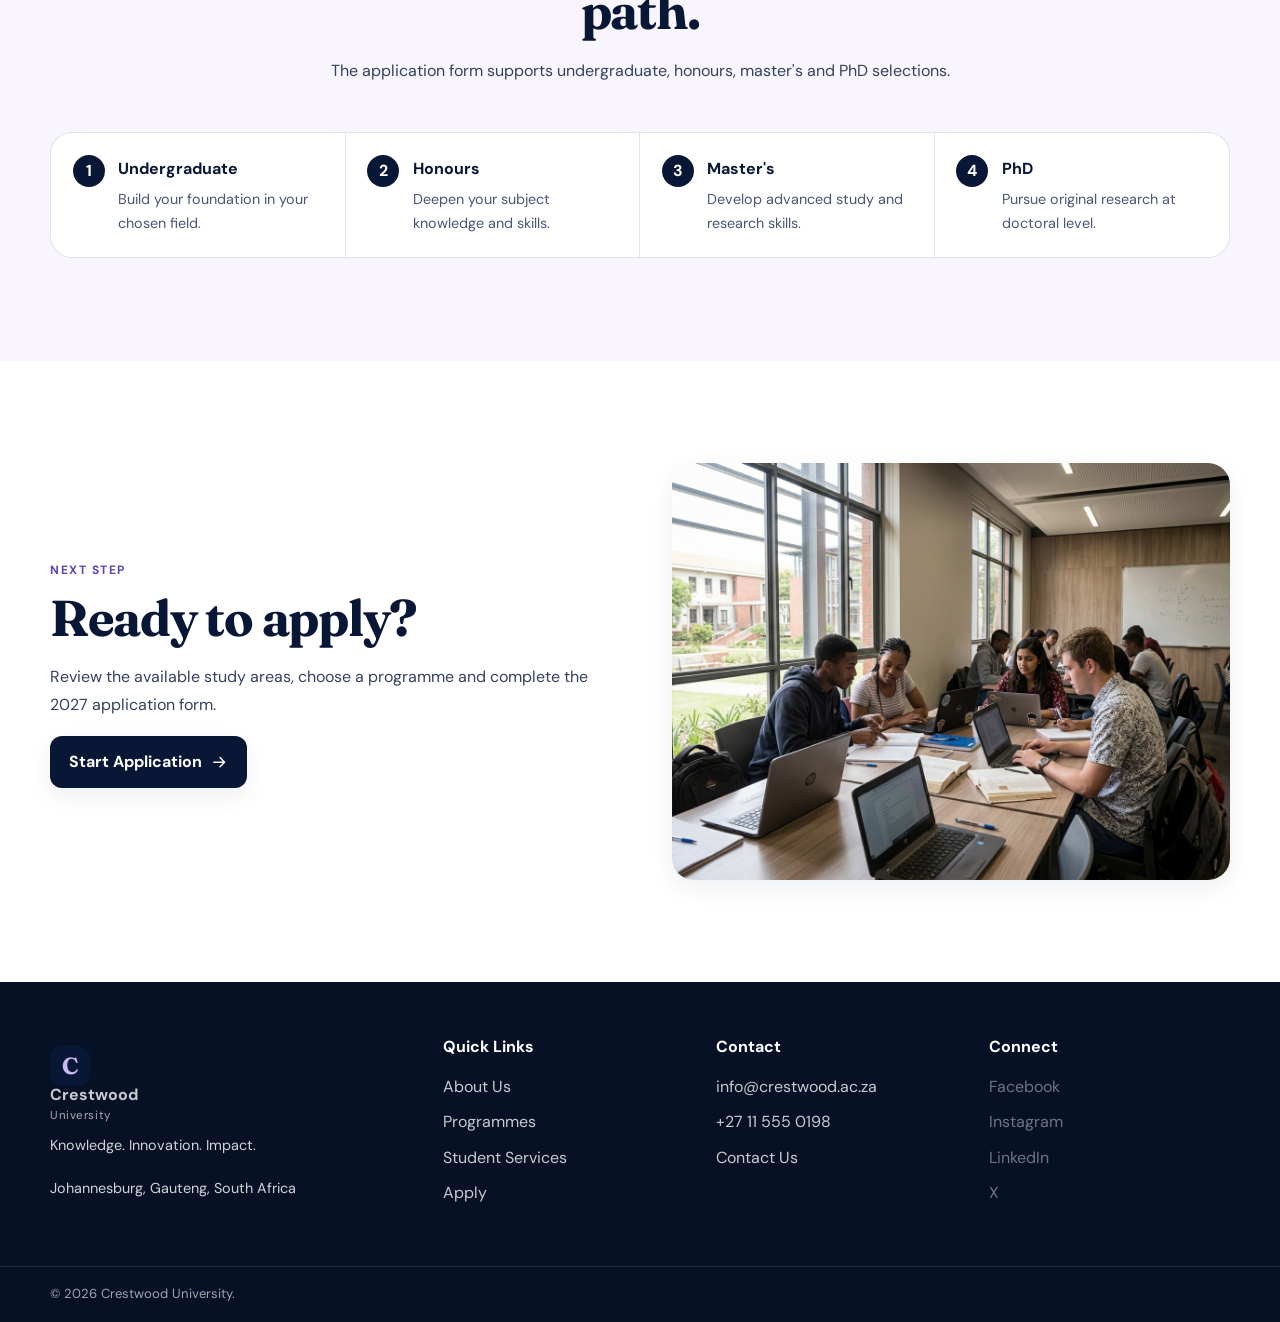
<file: programmes.html>
<!DOCTYPE html>
<html lang="en"><head><meta charset="UTF-8"><meta name="viewport" content="width=device-width, initial-scale=1.0"><meta name="description" content="Explore Crestwood University's academic faculties and programmes."><title>Crestwood University | Programmes</title><link rel="stylesheet" href="style.css"><link rel="icon" href="favicon.svg" type="image/svg+xml"><link rel="apple-touch-icon" href="favicon.svg"></head><body>
<a class="skip-link" href="#main">Skip to main content</a>
<svg class="icon-sprite" aria-hidden="true" focusable="false">
<symbol id="icon-book" viewBox="0 0 24 24"><path d="M4 5.5A2.5 2.5 0 0 1 6.5 3H20v16H6.5A2.5 2.5 0 0 0 4 21.5z"/><path d="M4 5.5v16M8 7h8M8 11h8"/></symbol>
<symbol id="icon-building" viewBox="0 0 24 24"><path d="M4 21V4h12v17M16 9h4v12M8 8h4M8 12h4M8 16h4M18 13h2M18 17h2"/></symbol>
<symbol id="icon-flask" viewBox="0 0 24 24"><path d="M9 3h6M10 3v6l-5 9a2 2 0 0 0 1.8 3h10.4A2 2 0 0 0 19 18l-5-9V3M8 15h8"/></symbol>
<symbol id="icon-laptop" viewBox="0 0 24 24"><rect x="5" y="4" width="14" height="11" rx="1"/><path d="M3 19h18M8 19l1-2h6l1 2"/></symbol>
<symbol id="icon-heart" viewBox="0 0 24 24"><path d="M20.8 8.8c0 5.5-8.8 10.2-8.8 10.2S3.2 14.3 3.2 8.8A4.8 4.8 0 0 1 12 6a4.8 4.8 0 0 1 8.8 2.8z"/></symbol>
<symbol id="icon-briefcase" viewBox="0 0 24 24"><rect x="3" y="7" width="18" height="13" rx="2"/><path d="M8 7V5a2 2 0 0 1 2-2h4a2 2 0 0 1 2 2v2M3 12h18M10 12v2h4v-2"/></symbol>
<symbol id="icon-home" viewBox="0 0 24 24"><path d="m3 11 9-8 9 8M5 10v10h14V10M9 20v-6h6v6"/></symbol>
<symbol id="icon-wallet" viewBox="0 0 24 24"><path d="M4 6h15a2 2 0 0 1 2 2v11H4a2 2 0 0 1-2-2V5a2 2 0 0 1 2-2h14v3"/><path d="M16 13h5"/></symbol>
<symbol id="icon-trophy" viewBox="0 0 24 24"><path d="M8 4h8v4a4 4 0 0 1-8 0zM8 6H4v2a4 4 0 0 0 4 4M16 6h4v2a4 4 0 0 1-4 4M12 12v5M8 21h8M9 17h6"/></symbol>
<symbol id="icon-graduation" viewBox="0 0 24 24"><path d="m3 9 9-4 9 4-9 4zM7 11v5c2 2 8 2 10 0v-5M21 9v6"/></symbol>
<symbol id="icon-location" viewBox="0 0 24 24"><path d="M20 10c0 5-8 11-8 11S4 15 4 10a8 8 0 1 1 16 0z"/><circle cx="12" cy="10" r="2.5"/></symbol>
<symbol id="icon-phone" viewBox="0 0 24 24"><path d="M6 3h3l2 5-2 1.5a15 15 0 0 0 5.5 5.5L16 13l5 2v3c0 1.1-.9 2-2 2C10.7 20 4 13.3 4 5a2 2 0 0 1 2-2z"/></symbol>
<symbol id="icon-mail" viewBox="0 0 24 24"><rect x="3" y="5" width="18" height="14" rx="2"/><path d="m4 7 8 6 8-6"/></symbol>
<symbol id="icon-clock" viewBox="0 0 24 24"><circle cx="12" cy="12" r="9"/><path d="M12 7v5l3 2"/></symbol>
<symbol id="icon-calendar" viewBox="0 0 24 24"><rect x="3" y="5" width="18" height="16" rx="2"/><path d="M7 3v4M17 3v4M3 10h18"/></symbol>
<symbol id="icon-user" viewBox="0 0 24 24"><circle cx="12" cy="8" r="4"/><path d="M4 21a8 8 0 0 1 16 0"/></symbol>
<symbol id="icon-check" viewBox="0 0 24 24"><circle cx="12" cy="12" r="9"/><path d="m8 12 3 3 5-6"/></symbol>
<symbol id="icon-send" viewBox="0 0 24 24"><path d="m21 3-7 18-4-8-8-4zM10 13l11-10"/></symbol>
<symbol id="icon-arrow" viewBox="0 0 24 24"><path d="M5 12h14M13 6l6 6-6 6"/></symbol>
<symbol id="icon-menu" viewBox="0 0 24 24"><path d="M4 7h16M4 12h16M4 17h16"/></symbol>
<symbol id="icon-close" viewBox="0 0 24 24"><path d="M6 6l12 12M18 6 6 18"/></symbol>
</svg><header class="site-header"><div class="container nav-container">
<a href="index.html" class="logo"><span class="logo-mark">C</span><span><strong>Crestwood</strong><small>University</small></span></a>
<button class="menu-toggle" type="button" aria-expanded="false" aria-controls="main-navigation"><span class="sr-only">Open menu</span><svg class="ui-icon" aria-hidden="true"><use href="#icon-menu"></use></svg></button>
<nav class="main-nav" id="main-navigation" aria-label="Main navigation">
<a href="index.html">Home</a><a href="about.html">About</a><a href="programmes.html" class="active" aria-current="page">Programmes</a><a href="services.html">Services</a><a href="application.html" class="nav-cta">Apply Now</a><a href="contact.html">Contact</a>
</nav></div></header><main id="main">
<section class="page-hero"><div class="container"><span class="eyebrow">ACADEMIC PROGRAMMES</span><h1>Choose your field of study.</h1><p>Explore the programme areas available across Crestwood University's six faculties.</p></div></section>
<section class="section-padding"><div class="container"><div class="section-heading"><span class="eyebrow purple-text">PROGRAMME AREAS</span><h2>Study across six faculties.</h2><p>Each faculty includes undergraduate and postgraduate options reflected in the application form.</p></div>
<div class="programme-accordions">
<details id="business" class="programme-accordion"><summary><span class="icon-heading"><svg class="ui-icon" aria-hidden="true"><use href="#icon-briefcase"></use></svg>Business and Management</span><span class="summary-indicator" aria-hidden="true">+</span></summary><div class="programme-list"><div><span class="level-badge">UG</span><a href="application.html?faculty=business&amp;programme=Bachelor%20of%20Business%20Administration">Bachelor of Business Administration</a></div><div><span class="level-badge">H</span><a href="application.html?faculty=business&amp;programme=BBA%20Honours">BBA Honours</a></div><div><span class="level-badge">M</span><a href="application.html?faculty=business&amp;programme=Master%20of%20Business%20Administration">Master of Business Administration</a></div><div><span class="level-badge">PhD</span><a href="application.html?faculty=business&amp;programme=PhD%20in%20Business%20Management">PhD in Business Management</a></div></div></details>
<details id="computing" class="programme-accordion"><summary><span class="icon-heading"><svg class="ui-icon" aria-hidden="true"><use href="#icon-laptop"></use></svg>Computing and Information Technology</span><span class="summary-indicator" aria-hidden="true">+</span></summary><div class="programme-list"><div><span class="level-badge">UG</span><a href="application.html?faculty=computing&amp;programme=BSc%20Computer%20Science">BSc Computer Science</a></div><div><span class="level-badge">H</span><a href="application.html?faculty=computing&amp;programme=BSc%20Computer%20Science%20Honours">BSc Computer Science Honours</a></div><div><span class="level-badge">M</span><a href="application.html?faculty=computing&amp;programme=MSc%20Computer%20Science">MSc Computer Science</a></div><div><span class="level-badge">PhD</span><a href="application.html?faculty=computing&amp;programme=PhD%20in%20Computing">PhD in Computing</a></div></div></details>
<details id="engineering" class="programme-accordion"><summary><span class="icon-heading"><svg class="ui-icon" aria-hidden="true"><use href="#icon-building"></use></svg>Engineering</span><span class="summary-indicator" aria-hidden="true">+</span></summary><div class="programme-list"><div><span class="level-badge">UG</span><a href="application.html?faculty=engineering&amp;programme=BEng%20Electrical%20Engineering">BEng Electrical Engineering</a></div><div><span class="level-badge">H</span><a href="application.html?faculty=engineering&amp;programme=BEng%20Electrical%20Engineering%20Honours">BEng Electrical Engineering Honours</a></div><div><span class="level-badge">M</span><a href="application.html?faculty=engineering&amp;programme=MEng%20Electrical%20Engineering">MEng Electrical Engineering</a></div><div><span class="level-badge">PhD</span><a href="application.html?faculty=engineering&amp;programme=PhD%20in%20Engineering">PhD in Engineering</a></div></div></details>
<details id="education" class="programme-accordion"><summary><span class="icon-heading"><svg class="ui-icon" aria-hidden="true"><use href="#icon-graduation"></use></svg>Education</span><span class="summary-indicator" aria-hidden="true">+</span></summary><div class="programme-list"><div><span class="level-badge">UG</span><a href="application.html?faculty=education&amp;programme=Bachelor%20of%20Education">Bachelor of Education</a></div><div><span class="level-badge">H</span><a href="application.html?faculty=education&amp;programme=BEd%20Honours">BEd Honours</a></div><div><span class="level-badge">M</span><a href="application.html?faculty=education&amp;programme=Master%20of%20Education">Master of Education</a></div><div><span class="level-badge">PhD</span><a href="application.html?faculty=education&amp;programme=PhD%20in%20Education">PhD in Education</a></div></div></details>
<details id="arts" class="programme-accordion"><summary><span class="icon-heading"><svg class="ui-icon" aria-hidden="true"><use href="#icon-book"></use></svg>Arts and Humanities</span><span class="summary-indicator" aria-hidden="true">+</span></summary><div class="programme-list"><div><span class="level-badge">UG</span><a href="application.html?faculty=arts&amp;programme=BA%20Communication%20and%20Media">BA Communication and Media</a></div><div><span class="level-badge">H</span><a href="application.html?faculty=arts&amp;programme=BA%20Communication%20and%20Media%20Honours">BA Communication and Media Honours</a></div><div><span class="level-badge">M</span><a href="application.html?faculty=arts&amp;programme=MA%20Humanities">MA Humanities</a></div><div><span class="level-badge">PhD</span><a href="application.html?faculty=arts&amp;programme=PhD%20in%20Arts%20and%20Humanities">PhD in Arts and Humanities</a></div></div></details>
<details id="science" class="programme-accordion"><summary><span class="icon-heading"><svg class="ui-icon" aria-hidden="true"><use href="#icon-flask"></use></svg>Science</span><span class="summary-indicator" aria-hidden="true">+</span></summary><div class="programme-list"><div><span class="level-badge">UG</span><a href="application.html?faculty=science&amp;programme=BSc%20Biological%20Sciences">BSc Biological Sciences</a></div><div><span class="level-badge">H</span><a href="application.html?faculty=science&amp;programme=BSc%20Biological%20Sciences%20Honours">BSc Biological Sciences Honours</a></div><div><span class="level-badge">M</span><a href="application.html?faculty=science&amp;programme=MSc%20Biological%20Sciences">MSc Biological Sciences</a></div><div><span class="level-badge">PhD</span><a href="application.html?faculty=science&amp;programme=PhD%20in%20Science">PhD in Science</a></div></div></details>
</div></div></section>
<section class="section-padding soft-section"><div class="container"><div class="section-heading"><span class="eyebrow purple-text">STUDY PATH</span><h2>Progress through your academic path.</h2><p>The application form supports undergraduate, honours, master's and PhD selections.</p></div><div class="study-stepper">
<div class="study-step"><span class="step-number">1</span><div><strong>Undergraduate</strong><p>Build your foundation in your chosen field.</p></div></div>
<div class="study-step"><span class="step-number">2</span><div><strong>Honours</strong><p>Deepen your subject knowledge and skills.</p></div></div>
<div class="study-step"><span class="step-number">3</span><div><strong>Master's</strong><p>Develop advanced study and research skills.</p></div></div>
<div class="study-step"><span class="step-number">4</span><div><strong>PhD</strong><p>Pursue original research at doctoral level.</p></div></div>
</div></div></section>
<section class="section-padding"><div class="container two-column"><div><span class="eyebrow purple-text">NEXT STEP</span><h2>Ready to apply?</h2><p>Review the available study areas, choose a programme and complete the 2027 application form.</p><a href="application.html" class="button button-primary">Start Application <svg class="ui-icon" aria-hidden="true"><use href="#icon-arrow"></use></svg></a></div><div class="rounded-image"><img src="media/students-programmes.png" alt="Students collaborating in a contemporary university learning environment" loading="lazy" width="1200" height="800"></div></div></section>
</main><footer class="site-footer">
<div class="container footer-grid">
<div><a href="index.html" class="logo footer-logo"><span class="logo-mark">C</span><span><strong>Crestwood</strong><small>University</small></span></a><p>Knowledge. Innovation. Impact.</p><p>Johannesburg, Gauteng, South Africa</p></div>
<div><h3>Quick Links</h3><a href="about.html">About Us</a><a href="programmes.html">Programmes</a><a href="services.html">Student Services</a><a href="application.html">Apply</a></div>
<div><h3>Contact</h3><a href="mailto:info@crestwood.ac.za">info@crestwood.ac.za</a><a href="tel:+27115550198">+27 11 555 0198</a><a href="contact.html">Contact Us</a></div>
<div><h3>Connect</h3><span class="footer-disabled-link" aria-disabled="true">Facebook</span><span class="footer-disabled-link" aria-disabled="true">Instagram</span><span class="footer-disabled-link" aria-disabled="true">LinkedIn</span><span class="footer-disabled-link" aria-disabled="true">X</span></div>
</div>
<div class="footer-bottom"><div class="container"><p>&copy; 2026 Crestwood University.</p></div></div></footer><script src="script.js"></script></body></html>
</file>
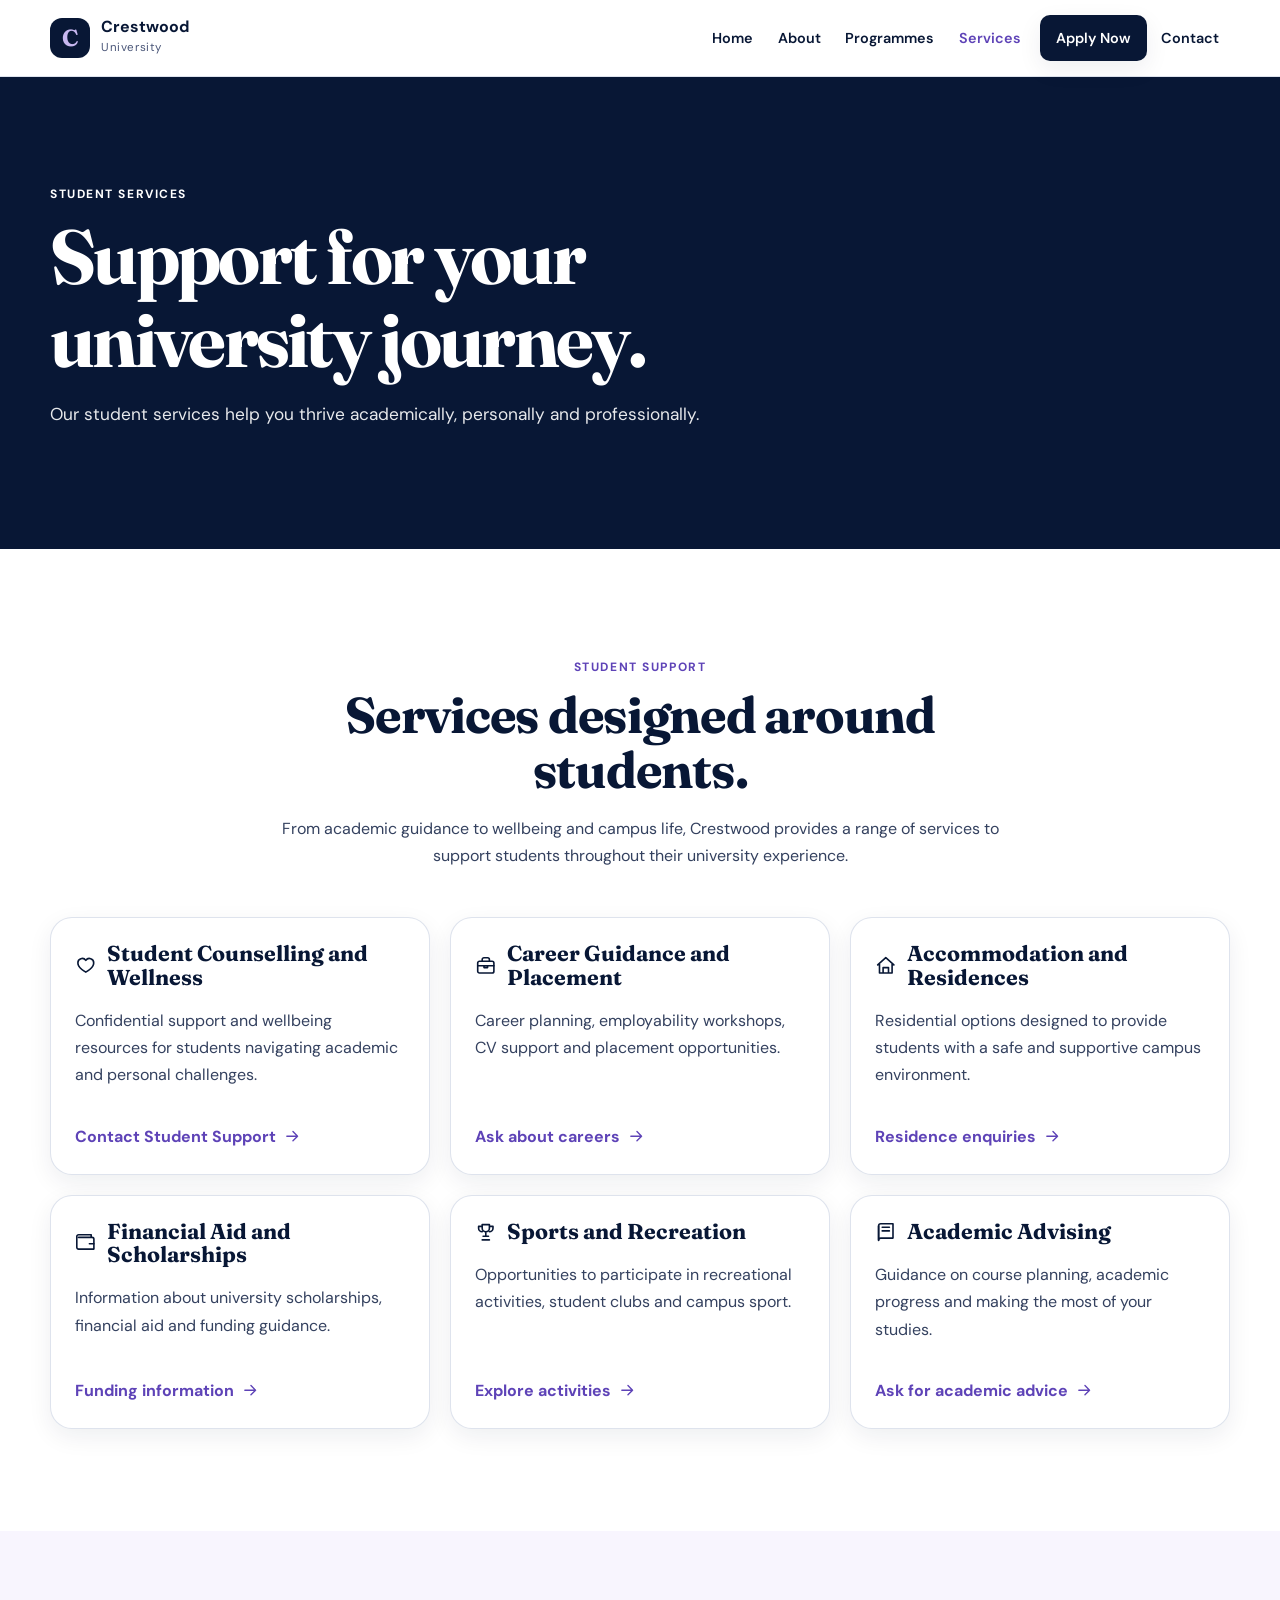
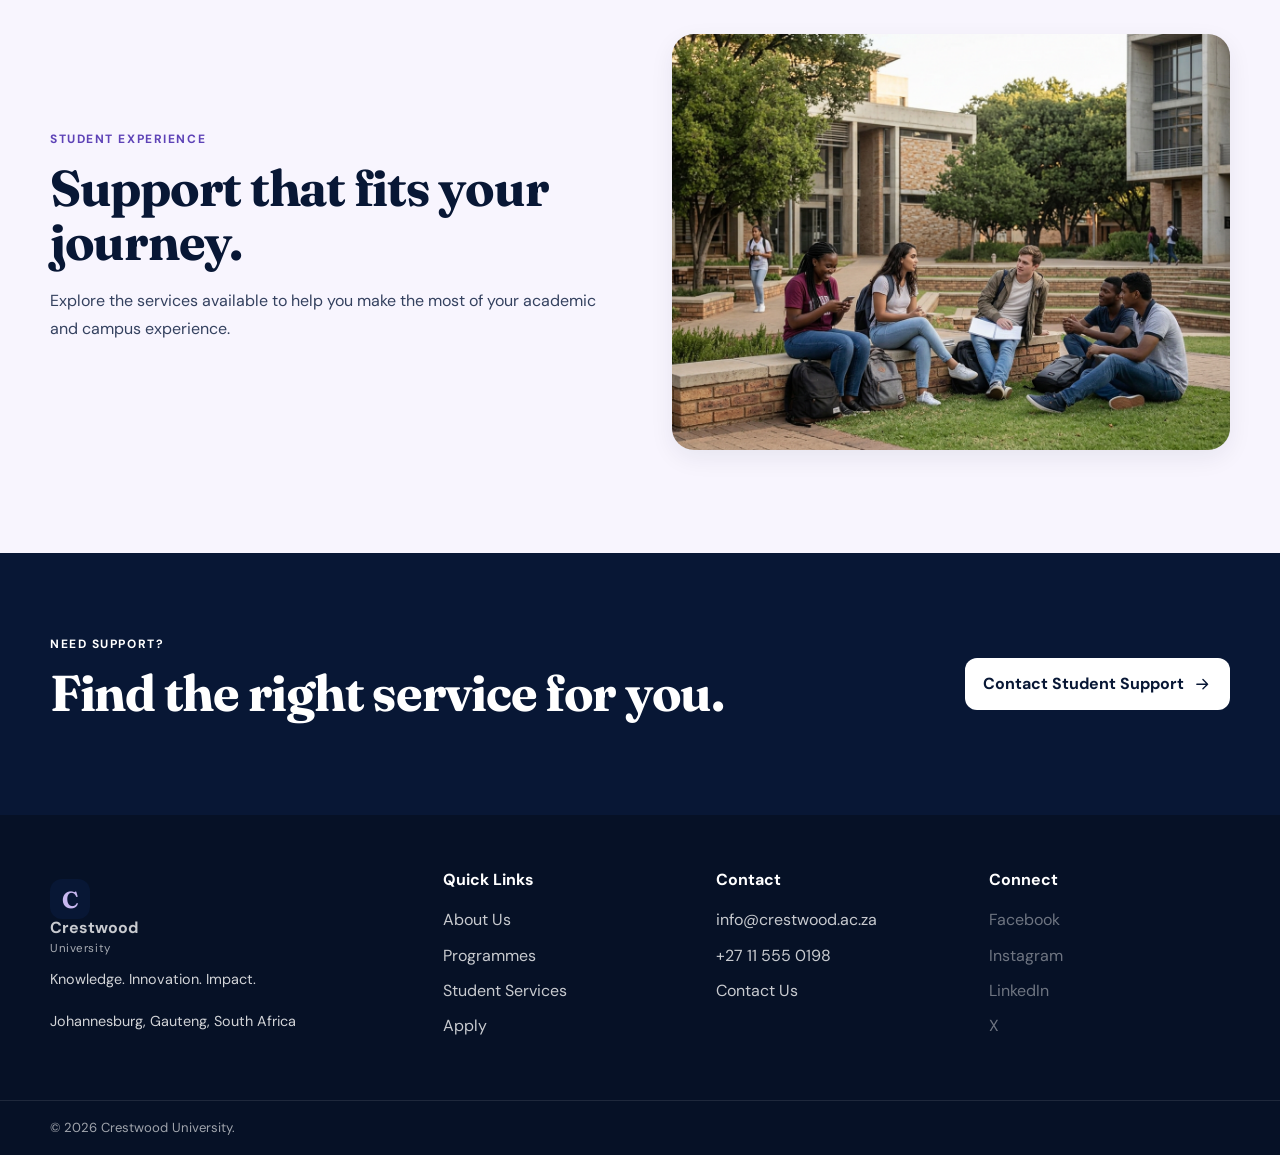
<file: services.html>
<!DOCTYPE html>
<html lang="en">
<head>
    <meta charset="UTF-8">
    <meta name="viewport" content="width=device-width, initial-scale=1.0">
    <meta name="description" content="Explore Crestwood University's student services and support resources.">
    <title>Crestwood University | Student Services</title>
    <link rel="stylesheet" href="style.css">
    <link rel="icon" href="favicon.svg" type="image/svg+xml">
    <link rel="apple-touch-icon" href="favicon.svg">
</head>
<body>
<a class="skip-link" href="#main">Skip to main content</a>
<svg class="icon-sprite" aria-hidden="true" focusable="false">
<symbol id="icon-book" viewBox="0 0 24 24"><path d="M4 5.5A2.5 2.5 0 0 1 6.5 3H20v16H6.5A2.5 2.5 0 0 0 4 21.5z"/><path d="M4 5.5v16M8 7h8M8 11h8"/></symbol>
<symbol id="icon-building" viewBox="0 0 24 24"><path d="M4 21V4h12v17M16 9h4v12M8 8h4M8 12h4M8 16h4M18 13h2M18 17h2"/></symbol>
<symbol id="icon-flask" viewBox="0 0 24 24"><path d="M9 3h6M10 3v6l-5 9a2 2 0 0 0 1.8 3h10.4A2 2 0 0 0 19 18l-5-9V3M8 15h8"/></symbol>
<symbol id="icon-laptop" viewBox="0 0 24 24"><rect x="5" y="4" width="14" height="11" rx="1"/><path d="M3 19h18M8 19l1-2h6l1 2"/></symbol>
<symbol id="icon-heart" viewBox="0 0 24 24"><path d="M20.8 8.8c0 5.5-8.8 10.2-8.8 10.2S3.2 14.3 3.2 8.8A4.8 4.8 0 0 1 12 6a4.8 4.8 0 0 1 8.8 2.8z"/></symbol>
<symbol id="icon-briefcase" viewBox="0 0 24 24"><rect x="3" y="7" width="18" height="13" rx="2"/><path d="M8 7V5a2 2 0 0 1 2-2h4a2 2 0 0 1 2 2v2M3 12h18M10 12v2h4v-2"/></symbol>
<symbol id="icon-home" viewBox="0 0 24 24"><path d="m3 11 9-8 9 8M5 10v10h14V10M9 20v-6h6v6"/></symbol>
<symbol id="icon-wallet" viewBox="0 0 24 24"><path d="M4 6h15a2 2 0 0 1 2 2v11H4a2 2 0 0 1-2-2V5a2 2 0 0 1 2-2h14v3"/><path d="M16 13h5"/></symbol>
<symbol id="icon-trophy" viewBox="0 0 24 24"><path d="M8 4h8v4a4 4 0 0 1-8 0zM8 6H4v2a4 4 0 0 0 4 4M16 6h4v2a4 4 0 0 1-4 4M12 12v5M8 21h8M9 17h6"/></symbol>
<symbol id="icon-graduation" viewBox="0 0 24 24"><path d="m3 9 9-4 9 4-9 4zM7 11v5c2 2 8 2 10 0v-5M21 9v6"/></symbol>
<symbol id="icon-location" viewBox="0 0 24 24"><path d="M20 10c0 5-8 11-8 11S4 15 4 10a8 8 0 1 1 16 0z"/><circle cx="12" cy="10" r="2.5"/></symbol>
<symbol id="icon-phone" viewBox="0 0 24 24"><path d="M6 3h3l2 5-2 1.5a15 15 0 0 0 5.5 5.5L16 13l5 2v3c0 1.1-.9 2-2 2C10.7 20 4 13.3 4 5a2 2 0 0 1 2-2z"/></symbol>
<symbol id="icon-mail" viewBox="0 0 24 24"><rect x="3" y="5" width="18" height="14" rx="2"/><path d="m4 7 8 6 8-6"/></symbol>
<symbol id="icon-clock" viewBox="0 0 24 24"><circle cx="12" cy="12" r="9"/><path d="M12 7v5l3 2"/></symbol>
<symbol id="icon-calendar" viewBox="0 0 24 24"><rect x="3" y="5" width="18" height="16" rx="2"/><path d="M7 3v4M17 3v4M3 10h18"/></symbol>
<symbol id="icon-user" viewBox="0 0 24 24"><circle cx="12" cy="8" r="4"/><path d="M4 21a8 8 0 0 1 16 0"/></symbol>
<symbol id="icon-check" viewBox="0 0 24 24"><circle cx="12" cy="12" r="9"/><path d="m8 12 3 3 5-6"/></symbol>
<symbol id="icon-send" viewBox="0 0 24 24"><path d="m21 3-7 18-4-8-8-4zM10 13l11-10"/></symbol>
<symbol id="icon-arrow" viewBox="0 0 24 24"><path d="M5 12h14M13 6l6 6-6 6"/></symbol>
<symbol id="icon-menu" viewBox="0 0 24 24"><path d="M4 7h16M4 12h16M4 17h16"/></symbol>
<symbol id="icon-close" viewBox="0 0 24 24"><path d="M6 6l12 12M18 6 6 18"/></symbol>
</svg>

<header class="site-header"><div class="container nav-container">
<a href="index.html" class="logo"><span class="logo-mark">C</span><span><strong>Crestwood</strong><small>University</small></span></a>
<button class="menu-toggle" type="button" aria-expanded="false" aria-controls="main-navigation"><span class="sr-only">Open menu</span><svg class="ui-icon" aria-hidden="true"><use href="#icon-menu"></use></svg></button>
<nav class="main-nav" id="main-navigation" aria-label="Main navigation">
<a href="index.html">Home</a><a href="about.html">About</a><a href="programmes.html">Programmes</a><a href="services.html" class="active" aria-current="page">Services</a><a href="application.html" class="nav-cta">Apply Now</a><a href="contact.html">Contact</a>
</nav></div></header>

<main id="main">
<section class="page-hero"><div class="container"><span class="eyebrow">STUDENT SERVICES</span><h1>Support for your university journey.</h1><p>Our student services help you thrive academically, personally and professionally.</p></div></section>
<section class="section-padding"><div class="container"><div class="section-heading"><span class="eyebrow purple-text">STUDENT SUPPORT</span><h2>Services designed around students.</h2><p>From academic guidance to wellbeing and campus life, Crestwood provides a range of services to support students throughout their university experience.</p></div><div class="service-grid">
<article class="service-card"><a class="service-card-link" href="contact.html"><h3 class="icon-heading"><svg class="ui-icon" aria-hidden="true"><use href="#icon-heart"></use></svg>Student Counselling and Wellness</h3><p>Confidential support and wellbeing resources for students navigating academic and personal challenges.</p><span class="service-link">Contact Student Support <svg class="ui-icon" aria-hidden="true"><use href="#icon-arrow"></use></svg></span></a></article>
<article class="service-card"><a class="service-card-link" href="contact.html"><h3 class="icon-heading"><svg class="ui-icon" aria-hidden="true"><use href="#icon-briefcase"></use></svg>Career Guidance and Placement</h3><p>Career planning, employability workshops, CV support and placement opportunities.</p><span class="service-link">Ask about careers <svg class="ui-icon" aria-hidden="true"><use href="#icon-arrow"></use></svg></span></a></article>
<article class="service-card"><a class="service-card-link" href="contact.html"><h3 class="icon-heading"><svg class="ui-icon" aria-hidden="true"><use href="#icon-home"></use></svg>Accommodation and Residences</h3><p>Residential options designed to provide students with a safe and supportive campus environment.</p><span class="service-link">Residence enquiries <svg class="ui-icon" aria-hidden="true"><use href="#icon-arrow"></use></svg></span></a></article>
<article class="service-card"><a class="service-card-link" href="application.html"><h3 class="icon-heading"><svg class="ui-icon" aria-hidden="true"><use href="#icon-wallet"></use></svg>Financial Aid and Scholarships</h3><p>Information about university scholarships, financial aid and funding guidance.</p><span class="service-link">Funding information <svg class="ui-icon" aria-hidden="true"><use href="#icon-arrow"></use></svg></span></a></article>
<article class="service-card"><a class="service-card-link" href="contact.html"><h3 class="icon-heading"><svg class="ui-icon" aria-hidden="true"><use href="#icon-trophy"></use></svg>Sports and Recreation</h3><p>Opportunities to participate in recreational activities, student clubs and campus sport.</p><span class="service-link">Explore activities <svg class="ui-icon" aria-hidden="true"><use href="#icon-arrow"></use></svg></span></a></article>
<article class="service-card"><a class="service-card-link" href="contact.html"><h3 class="icon-heading"><svg class="ui-icon" aria-hidden="true"><use href="#icon-book"></use></svg>Academic Advising</h3><p>Guidance on course planning, academic progress and making the most of your studies.</p><span class="service-link">Ask for academic advice <svg class="ui-icon" aria-hidden="true"><use href="#icon-arrow"></use></svg></span></a></article>
</div></div></section>
<section class="section-padding soft-section"><div class="container two-column"><div><span class="eyebrow purple-text">STUDENT EXPERIENCE</span><h2>Support that fits your journey.</h2><p>Explore the services available to help you make the most of your academic and campus experience.</p></div><div class="rounded-image"><img src="media/student-services.png" alt="Students spending time together in a university campus social space" loading="lazy" width="1200" height="800"></div></div></section><section class="cta-section"><div class="container cta-content"><div><span class="eyebrow">NEED SUPPORT?</span><h2>Find the right service for you.</h2></div><a href="contact.html" class="button button-light">Contact Student Support <svg class="ui-icon" aria-hidden="true"><use href="#icon-arrow"></use></svg></a></div></section>
</main>

<footer class="site-footer">
<div class="container footer-grid">
<div><a href="index.html" class="logo footer-logo"><span class="logo-mark">C</span><span><strong>Crestwood</strong><small>University</small></span></a><p>Knowledge. Innovation. Impact.</p><p>Johannesburg, Gauteng, South Africa</p></div>
<div><h3>Quick Links</h3><a href="about.html">About Us</a><a href="programmes.html">Programmes</a><a href="services.html">Student Services</a><a href="application.html">Apply</a></div>
<div><h3>Contact</h3><a href="mailto:info@crestwood.ac.za">info@crestwood.ac.za</a><a href="tel:+27115550198">+27 11 555 0198</a><a href="contact.html">Contact Us</a></div>
<div><h3>Connect</h3><span class="footer-disabled-link" aria-disabled="true">Facebook</span><span class="footer-disabled-link" aria-disabled="true">Instagram</span><span class="footer-disabled-link" aria-disabled="true">LinkedIn</span><span class="footer-disabled-link" aria-disabled="true">X</span></div>
</div>
<div class="footer-bottom"><div class="container"><p>&copy; 2026 Crestwood University.</p></div></div></footer>

<script src="script.js"></script>
</body>
</html>
</file>
<file: style.css>
@import url('https://fonts.googleapis.com/css2?family=DM+Sans:wght@400;500;600;700&family=Fraunces:opsz,wght@9..144,600;9..144,700&display=swap');

:root{
    --navy-900:#081735;
    --navy-800:#0B1F4B;
    --navy-700:#1B3A80;
    --lilac-300:#C8B8F0;
    --lilac-200:#DDD2F7;
    --lilac-100:#EFEAFB;
    --lilac-50:#F8F5FE;
    --violet-600:#5E43B7;
    --white:#FFFFFF;
    --text:#34415F;
    --muted:#4A5678;
    --border:rgba(27,58,128,.14);
    --error:#9E1A2D;
    --error-bg:#FDF2F2;
    --success:#12643E;
    --success-bg:#F0FDF4;
    --font-serif:"Fraunces",Georgia,serif;
    --font-sans:"DM Sans",-apple-system,BlinkMacSystemFont,"Segoe UI",Roboto,sans-serif;
    --space-1:.375rem;
    --space-2:.625rem;
    --space-3:.875rem;
    --space-4:1.125rem;
    --space-5:1.5rem;
    --space-6:2rem;
    --space-7:3rem;
    --space-8:4.5rem;
    --radius-sm:10px;
    --radius-md:16px;
    --radius-lg:22px;
    --shadow-sm:0 8px 24px rgba(8,23,53,.07);
    --shadow:0 20px 60px rgba(8,23,53,.10);
    --max-width:1180px;
}
*{box-sizing:border-box}
html{scroll-behavior:smooth}
body{margin:0;color:var(--text);background:var(--white);font:400 1rem/1.7 var(--font-sans);-webkit-font-smoothing:antialiased}
img,video{display:block;max-width:100%;height:auto}
button,input,select,textarea{font:inherit}
button,a,input,select,textarea{touch-action:manipulation}
a{color:var(--violet-600);text-underline-offset:.18em}
a:hover{color:var(--navy-700)}
h1,h2,h3{margin:0 0 var(--space-4);color:var(--navy-900);font-family:var(--font-serif);line-height:1.08}
h1{font-size:clamp(2.65rem,6vw,5.2rem);letter-spacing:-.035em}
h2{font-size:clamp(2rem,4vw,3.15rem);letter-spacing:-.025em}
h3{font-size:1.35rem}
p{margin:0 0 var(--space-4)}
.container{width:min(calc(100% - 2.5rem),var(--max-width));margin-inline:auto}
.section-padding{padding-block:clamp(4rem,8vw,7rem)}
.soft-section{background:var(--lilac-50)}
.narrow-container{max-width:850px}
.two-column{display:grid;grid-template-columns:repeat(2,minmax(0,1fr));gap:clamp(2rem,5vw,5rem);align-items:center}
.section-heading{max-width:760px;margin:0 auto var(--space-7);text-align:center}
.left-heading{text-align:left;margin-bottom:var(--space-6)}
.eyebrow{display:inline-block;margin-bottom:var(--space-3);font-size:.75rem;font-weight:700;letter-spacing:.13em;line-height:1.2;color:var(--white)}
.purple-text{color:var(--violet-600)}
.large-text{font:700 clamp(1.35rem,2vw,1.7rem)/1.25 var(--font-serif);color:var(--navy-900)}
.sr-only{position:absolute!important;width:1px!important;height:1px!important;padding:0!important;margin:-1px!important;overflow:hidden!important;clip:rect(0,0,0,0)!important;white-space:nowrap!important;border:0!important}
.skip-link{position:fixed;left:1rem;top:-5rem;z-index:1000;padding:.7rem 1rem;border-radius:var(--radius-sm);background:var(--navy-900);color:#fff;font-weight:700;transition:top .2s}
.skip-link:focus{top:1rem;color:#fff}
.ui-icon{width:1.15rem;height:1.15rem;flex:0 0 auto;display:inline-block;vertical-align:-.18em;color:currentColor;fill:none;stroke:currentColor;stroke-width:1.8;stroke-linecap:round;stroke-linejoin:round}
.icon-heading{display:inline-flex;align-items:center;gap:.65rem}
.icon-heading .ui-icon{width:1.35rem;height:1.35rem}
.icon-sprite{position:absolute;width:0;height:0;overflow:hidden}

.site-header{position:sticky;top:0;z-index:50;background:rgba(255,255,255,.96);border-bottom:1px solid var(--border);backdrop-filter:blur(16px)}
.nav-container{min-height:76px;display:flex;align-items:center;justify-content:space-between;gap:1rem}
.logo{display:inline-flex;align-items:center;gap:.7rem;text-decoration:none;color:var(--navy-900);flex-shrink:0}
.logo:hover{color:var(--navy-900)}
.logo-mark{display:grid;place-items:center;width:40px;height:40px;border-radius:12px;background:var(--navy-900);color:var(--lilac-300);font:700 1.45rem/1 var(--font-serif)}
.logo strong,.logo small{display:block}
.logo strong{font:700 1rem/1.1 var(--font-sans)}
.logo small{margin-top:.15rem;font-size:.72rem;letter-spacing:.05em;color:var(--muted)}
.main-nav{display:flex;align-items:center;justify-content:flex-end;gap:.15rem}
.main-nav a{display:inline-flex;align-items:center;min-height:44px;padding:.55rem .7rem;border-radius:10px;color:var(--navy-900);font-size:.9rem;font-weight:600;text-decoration:none}
.main-nav a:hover,.main-nav a:focus-visible{background:var(--lilac-100);color:var(--navy-900)}
.main-nav a.active{color:var(--violet-600)}
.main-nav a.nav-cta{margin-left:.35rem;padding:.65rem 1rem;background:var(--navy-900);color:#fff;box-shadow:var(--shadow-sm)}
.main-nav a.nav-cta:hover,.main-nav a.nav-cta:focus-visible{background:var(--navy-700);color:#fff}
.menu-toggle{display:none;min-width:44px;min-height:44px;border:1px solid var(--border);border-radius:10px;background:#fff;color:var(--navy-900);align-items:center;justify-content:center;cursor:pointer}

.hero{position:relative;min-height:min(720px,calc(100vh - 76px));display:flex;align-items:center;overflow:hidden;background:var(--navy-900)}
.hero>img{position:absolute;inset:0;width:100%;height:100%;object-fit:cover}
.hero-overlay{position:absolute;inset:0;background:linear-gradient(90deg,rgba(8,23,53,.94) 0%,rgba(8,23,53,.78) 48%,rgba(8,23,53,.48) 100%)}
.hero-content{position:relative;z-index:1;padding-block:7rem;color:#fff;max-width:900px;margin-inline:0}
.hero-content h1,.hero-content p{color:#fff}
.hero-content p{max-width:700px;font-size:clamp(1.05rem,1.6vw,1.25rem)}
.hero-actions{display:flex;flex-wrap:wrap;gap:.75rem;margin-top:var(--space-5)}
.page-hero{padding-block:clamp(4rem,8vw,6.5rem);background:var(--navy-900);color:#fff}
.page-hero h1{max-width:850px;color:#fff}
.page-hero p{max-width:720px;font-size:1.08rem;color:rgba(255,255,255,.9)}

.button{display:inline-flex;align-items:center;justify-content:center;gap:.55rem;min-height:44px;padding:.72rem 1.1rem;border:1px solid transparent;border-radius:12px;font-weight:700;text-decoration:none;cursor:pointer;transition:transform .2s ease,background .2s ease,border-color .2s ease,color .2s ease,box-shadow .2s ease}
.button:hover{transform:translateY(-1px)}
.button-primary{background:var(--navy-900);color:#fff;box-shadow:var(--shadow-sm)}
.button-primary:hover,.button-primary:focus-visible{background:var(--navy-700);color:#fff}
.button-light{background:#fff;color:var(--navy-900)}
.button-light:hover,.button-light:focus-visible{background:var(--lilac-100);color:var(--navy-900)}
.button-secondary{background:#fff;border-color:var(--border);color:var(--navy-900)}
.button-secondary:hover,.button-secondary:focus-visible{border-color:var(--lilac-300);background:var(--lilac-50);color:var(--navy-900)}
.button-text{border:0;background:transparent;color:var(--muted);padding-inline:.25rem}
.button-text:hover,.button-text:focus-visible{background:var(--lilac-50);color:var(--navy-900)}
.text-link{display:inline-flex;align-items:center;gap:.45rem;font-weight:700}

.glass-card,.form-card,.service-card,.programme-accordion,.stat-card,.image-card{border:1px solid var(--border);background:#fff;border-radius:var(--radius-lg);box-shadow:var(--shadow-sm)}
.start-here-card{padding:clamp(1.5rem,4vw,2.4rem);border-radius:var(--radius-lg);background:var(--lilac-50);border:1px solid var(--lilac-200)}
.start-here-grid{display:grid;gap:.5rem}
.start-here-grid a{display:flex;align-items:center;justify-content:space-between;gap:1rem;padding:.95rem;border-radius:14px;color:var(--navy-900);text-decoration:none}
.start-here-grid a:hover,.start-here-grid a:focus-visible{background:#fff;box-shadow:var(--shadow-sm)}
.start-here-grid a>span{display:grid;grid-template-columns:auto 1fr;column-gap:.7rem;align-items:center}
.start-here-grid a strong,.start-here-grid a small{grid-column:2}
.start-here-grid a .ui-icon:first-child{grid-row:1/3}
.start-here-grid small{color:var(--muted)}
.stats-section{padding-block:1rem;background:var(--navy-900)}
.stats-grid{display:grid;grid-template-columns:repeat(4,1fr);gap:1rem}
.stats-section .stat-card{padding:1.4rem 1rem;background:transparent;border-color:rgba(255,255,255,.15);box-shadow:none;text-align:center}
.stats-section .stat-card strong,.stats-section .stat-card span{display:block;color:#fff}
.stat-card strong{font:700 clamp(1.8rem,3vw,2.6rem)/1 var(--font-serif)}
.stat-card span{margin-top:.45rem;color:var(--muted)}
.stats-section .stat-card span{color:rgba(255,255,255,.78)}
.image-grid{display:grid;grid-template-columns:1.35fr 1fr;gap:1.25rem}
.rounded-image{overflow:hidden;border-radius:var(--radius-lg);box-shadow:var(--shadow-sm)}
.rounded-image img{width:100%;height:100%;object-fit:cover}
.image-card{position:relative;overflow:hidden;min-height:390px}
.image-card.large-image-card{min-height:480px}
.image-card img{position:absolute;inset:0;width:100%;height:100%;object-fit:cover;transition:transform .45s ease}
.image-card:hover img{transform:scale(1.035)}
.image-card::after{content:"";position:absolute;inset:35% 0 0;background:linear-gradient(transparent,rgba(8,23,53,.9))}
.image-card-content{position:absolute;z-index:1;left:1.5rem;right:1.5rem;bottom:1.5rem;color:#fff}
.image-card-content span{font-size:.78rem;font-weight:700;letter-spacing:.08em;text-transform:uppercase}
.image-card-content h3{color:#fff;margin:.4rem 0 .6rem}
.image-card-content a{color:#fff;font-weight:700}
.video-section{background:var(--lilac-50)}
.video-wrapper{overflow:hidden;border-radius:var(--radius-lg);background:var(--navy-900);box-shadow:var(--shadow)}
.video-wrapper video{width:100%;aspect-ratio:16/9;object-fit:cover}
.video-fallback{padding:1rem;color:#fff;background:var(--navy-900)}
.video-fallback[hidden]{display:none}

.service-grid{display:grid;grid-template-columns:repeat(3,minmax(0,1fr));gap:1.25rem}
.service-card{overflow:hidden;transition:transform .2s ease,box-shadow .2s ease,border-color .2s ease}
.service-card:hover{transform:translateY(-3px);box-shadow:var(--shadow);border-color:var(--lilac-300)}
.service-card-link{display:flex;height:100%;flex-direction:column;padding:1.5rem;color:var(--text);text-decoration:none}
.service-card-link h3{color:var(--navy-900)}
.service-card-link p{flex:1}
.service-link{display:inline-flex;align-items:center;gap:.45rem;margin-top:1rem;color:var(--violet-600);font-weight:700}
.service-card-link:focus-visible{outline:3px solid var(--lilac-300);outline-offset:-3px}

.faculty-chips{display:flex;flex-wrap:wrap;gap:.75rem;justify-content:center}
.faculty-chips a{display:inline-flex;align-items:center;gap:.5rem;min-height:44px;padding:.7rem 1rem;border:1px solid var(--border);border-radius:999px;background:#fff;color:var(--navy-900);font-weight:700;text-decoration:none;box-shadow:var(--shadow-sm)}
.faculty-chips a:hover,.faculty-chips a:focus-visible{border-color:var(--lilac-300);background:var(--lilac-50)}
.programme-accordions{display:grid;gap:.85rem}
.programme-accordion{overflow:hidden}
.programme-accordion summary{display:flex;align-items:center;justify-content:space-between;gap:1rem;min-height:68px;padding:1.1rem 1.25rem;cursor:pointer;list-style:none;font-weight:700;color:var(--navy-900)}
.programme-accordion summary::-webkit-details-marker{display:none}
.programme-accordion summary:hover{background:var(--lilac-50)}
.programme-accordion[open] summary{border-bottom:1px solid var(--border);background:var(--lilac-50)}
.summary-indicator{font-size:1.5rem;color:var(--violet-600)}
.programme-list{padding:.5rem 1.25rem 1.25rem}
.programme-list>div{display:grid;grid-template-columns:55px 1fr;align-items:center;gap:.8rem;padding:.8rem 0;border-bottom:1px solid var(--border)}
.programme-list>div:last-child{border-bottom:0}
.programme-list a{font-weight:600}
.level-badge,.step-number,.section-number{display:inline-grid;place-items:center}
.level-badge{width:48px;height:30px;border-radius:999px;background:var(--lilac-100);color:var(--navy-900);font-size:.72rem;font-weight:800}
.study-stepper{display:grid;grid-template-columns:repeat(4,1fr);gap:0;border:1px solid var(--border);border-radius:var(--radius-lg);overflow:hidden;background:#fff}
.study-step{position:relative;display:flex;gap:.85rem;padding:1.35rem;border-right:1px solid var(--border)}
.study-step:last-child{border-right:0}
.step-number{width:32px;height:32px;flex:0 0 32px;border-radius:50%;background:var(--navy-900);color:#fff;font-weight:700}
.study-step strong{display:block;color:var(--navy-900)}
.study-step p{margin-top:.3rem;margin-bottom:0;font-size:.9rem;color:var(--muted)}

.application-layout{display:grid;grid-template-columns:minmax(250px,.75fr) minmax(0,1.4fr);gap:2rem;align-items:start}
.application-sidebar>img{width:100%;border-radius:var(--radius-lg);aspect-ratio:4/3;object-fit:cover;margin-bottom:1rem}
.sticky-panel{position:sticky;top:96px;padding:1.4rem}
.application-sidebar.is-complete{opacity:.96}
.checkbox-group,.radio-group{display:flex;flex-wrap:wrap;gap:.7rem}
.checkbox-group label,.radio-group label{display:flex;align-items:center;gap:.55rem;min-height:44px;padding:.5rem .75rem;border:1px solid var(--border);border-radius:10px;background:#fff}
.checkbox-group input,.radio-group input{accent-color:var(--violet-600)}
.sidebar-checklist{display:grid;gap:.45rem}
.sidebar-checklist label{justify-content:flex-start}
.progress-panel{margin-top:1.5rem;padding-top:1.25rem;border-top:1px solid var(--border)}
.progress-panel strong{color:var(--navy-900)}
.progress-track{height:8px;margin:.65rem 0 .45rem;overflow:hidden;border-radius:999px;background:var(--lilac-100)}
.progress-track span{display:block;width:0;height:100%;background:var(--violet-600);transition:width .25s ease}
.progress-panel p{margin:0;font-size:.85rem;color:var(--muted)}
.form-card{padding:clamp(1.25rem,3vw,2.25rem)}
.form-card fieldset{margin:0;padding:1.5rem 0;border:0;border-top:1px solid var(--border)}
.form-card fieldset:first-of-type{padding-top:0;border-top:0}
.form-card legend{display:flex;align-items:center;gap:.75rem;width:100%;margin-bottom:1.25rem;padding:0;color:var(--navy-900);font:700 1.35rem/1.2 var(--font-serif)}
.section-number{width:30px;height:30px;flex:0 0 30px;border-radius:50%;background:var(--navy-900);color:#fff;font:700 .8rem/1 var(--font-sans)}
.form-grid{display:grid;grid-template-columns:repeat(2,minmax(0,1fr));gap:1.1rem}
.form-group{min-width:0}
.full-width{grid-column:1/-1}
.form-group label,.field-label{display:block;margin-bottom:.45rem;color:var(--navy-900);font-size:.92rem;font-weight:700}
input,select,textarea{width:100%;min-height:44px;padding:.7rem .8rem;border:1px solid #B8C0D2;border-radius:10px;background:#fff;color:var(--navy-900);outline:none}
textarea{min-height:150px;resize:vertical}
input:focus,select:focus,textarea:focus{border-color:var(--violet-600);box-shadow:0 0 0 3px rgba(94,67,183,.14)}
input[readonly]{background:var(--lilac-50);font-weight:700}
input[aria-invalid="true"],select[aria-invalid="true"],textarea[aria-invalid="true"]{border-color:var(--error);background:var(--error-bg)}
.helper-text,.field-description{display:block;margin:.4rem 0 0;color:var(--muted);font-size:.84rem}
.error-message{display:block;min-height:1.2em;margin-top:.35rem;color:var(--error);font-size:.82rem;font-weight:600}
.character-counter{margin-top:.35rem;text-align:right;color:var(--muted);font-size:.8rem}
.character-counter.is-soft-minimum{color:#7A5A00}
.form-actions{display:flex;align-items:center;justify-content:flex-end;gap:1rem;padding-top:1.25rem}
.form-message{min-height:1.5rem;margin-top:1rem}
.form-message-error{padding:.85rem 1rem;border-radius:10px;background:var(--error-bg);color:var(--error)}
.form-message-success{padding:.85rem 1rem;border-radius:10px;background:var(--success-bg);color:var(--success)}
.error-summary{margin-bottom:1.25rem;padding:1rem;border:1px solid rgba(158,26,45,.25);border-radius:12px;background:var(--error-bg);color:var(--error)}
.error-summary strong{display:block;margin-bottom:.4rem}
.error-summary ul{margin:0;padding-left:1.2rem}
.error-summary a{color:var(--error);font-weight:700}
.success-panel{text-align:center;padding:2rem;border-radius:var(--radius-lg);background:var(--success-bg);border:1px solid rgba(18,100,62,.18)}
.success-icon{display:grid;place-items:center;width:54px;height:54px;margin:0 auto 1rem;border-radius:50%;background:#fff;color:var(--success)}
.success-panel .button{margin:.4rem}
.success-panel[hidden],.error-summary[hidden]{display:none}

.contact-grid{display:grid;grid-template-columns:1fr 1fr;gap:2rem;align-items:stretch}
.contact-details{display:grid;gap:.65rem;margin-top:1.5rem}
.contact-row{border:1px solid var(--border);border-radius:12px;background:#fff}
.contact-row>a,.contact-row>span{display:flex;align-items:flex-start;gap:.7rem;min-height:58px;padding:.8rem;color:var(--navy-900);text-decoration:none}
.contact-row>a:hover,.contact-row>a:focus-visible{background:var(--lilac-50)}
.contact-row>span{flex-direction:column}
.contact-row a .ui-icon,.contact-row>span>.ui-icon{color:var(--violet-600);margin-top:.15rem}
.contact-row a>span{display:grid;gap:.05rem}
.contact-row small{color:var(--muted);font-weight:600}
.contact-row strong{color:var(--navy-900)}
.contact-map-column{display:grid;gap:1rem}
.contact-map-placeholder{min-height:340px;border-radius:var(--radius-lg);border:1px solid var(--border);background:radial-gradient(circle at 20% 30%,rgba(200,184,240,.75) 0 2px,transparent 3px),linear-gradient(135deg,var(--lilac-50),#fff);background-size:90px 70px,100% 100%;display:grid;place-items:center;color:var(--navy-900);font-weight:700}
.contact-map-placeholder span{display:inline-flex;align-items:center;gap:.5rem;padding:.7rem 1rem;border-radius:999px;background:#fff;box-shadow:var(--shadow-sm)}

.cta-section{padding-block:clamp(3rem,6vw,5rem);background:var(--navy-900);color:#fff}
.cta-content{display:flex;align-items:center;justify-content:space-between;gap:2rem}
.cta-content h2,.cta-content p{color:#fff}
.cta-content p{margin:0;color:rgba(255,255,255,.82)}

.site-footer{background:#061126;color:rgba(255,255,255,.82);padding-top:3.5rem}
.footer-grid{display:grid;grid-template-columns:1.5fr repeat(3,1fr);gap:2rem;padding-bottom:3rem}
.footer-grid h3{color:#fff;font-size:1rem;font-family:var(--font-sans)}
.footer-grid a,.footer-disabled-link{display:block;width:max-content;max-width:100%;margin:.5rem 0;color:rgba(255,255,255,.78);text-decoration:none}
.footer-grid a:hover,.footer-grid a:focus-visible{color:#fff}
.footer-disabled-link{color:rgba(255,255,255,.42)}
.footer-logo{color:#fff}
.footer-logo:hover{color:#fff}
.footer-logo small{color:rgba(255,255,255,.65)}
.footer-grid p{font-size:.9rem}
.footer-bottom{border-top:1px solid rgba(255,255,255,.1);padding-block:1rem}
.footer-bottom p{margin:0;font-size:.82rem;color:rgba(255,255,255,.62)}

:focus-visible{outline:3px solid var(--lilac-300);outline-offset:3px}
@media (max-width:1050px){
    .main-nav{gap:0}
    .main-nav a{padding-inline:.55rem;font-size:.84rem}
}
@media (max-width:900px){
    .main-nav{display:none;position:absolute;left:1.25rem;right:1.25rem;top:calc(100% + .5rem);padding:.65rem;border:1px solid var(--border);border-radius:16px;background:#fff;box-shadow:var(--shadow)}
    .main-nav.is-open{display:grid}
    .main-nav a{justify-content:flex-start;padding:.75rem}
    .main-nav a.nav-cta{margin:.35rem 0 0}
    .menu-toggle{display:inline-flex}
    .two-column,.contact-grid,.application-layout{grid-template-columns:1fr}
    .application-sidebar{order:2}
    .form-card{order:1}
    .sticky-panel{position:static}
    .stats-grid{grid-template-columns:repeat(2,1fr)}
    .service-grid{grid-template-columns:repeat(2,1fr)}
    .study-stepper{grid-template-columns:repeat(2,1fr)}
    .study-step:nth-child(2){border-right:0}
    .study-step:nth-child(-n+2){border-bottom:1px solid var(--border)}
    .contact-map-placeholder{min-height:300px}
}
@media (max-width:640px){
    .container{width:min(calc(100% - 1.5rem),var(--max-width))}
    .nav-container{min-height:68px}
    .hero{min-height:650px}
    .hero-content{padding-block:5rem}
    .hero-overlay{background:linear-gradient(90deg,rgba(8,23,53,.96),rgba(8,23,53,.78))}
    .hero-actions,.form-actions,.cta-content{align-items:stretch;flex-direction:column}
    .button{width:100%}
    .stats-grid,.service-grid,.image-grid,.form-grid,.study-stepper{grid-template-columns:1fr}
    .study-step{border-right:0;border-bottom:1px solid var(--border)}
    .study-step:last-child{border-bottom:0}
    .full-width{grid-column:auto}
    .programme-list>div{grid-template-columns:48px 1fr}
    .footer-grid{grid-template-columns:1fr 1fr}
    .footer-grid>div:first-child{grid-column:1/-1}
    .footer-grid a,.footer-disabled-link{min-height:44px;display:flex;align-items:center}
    .contact-row>a,.contact-row>span{min-height:64px}
}
@media (prefers-reduced-motion:reduce){
    html{scroll-behavior:auto}
    *,*::before,*::after{transition-duration:.01ms!important;animation-duration:.01ms!important;animation-iteration-count:1!important}
}
</file>
